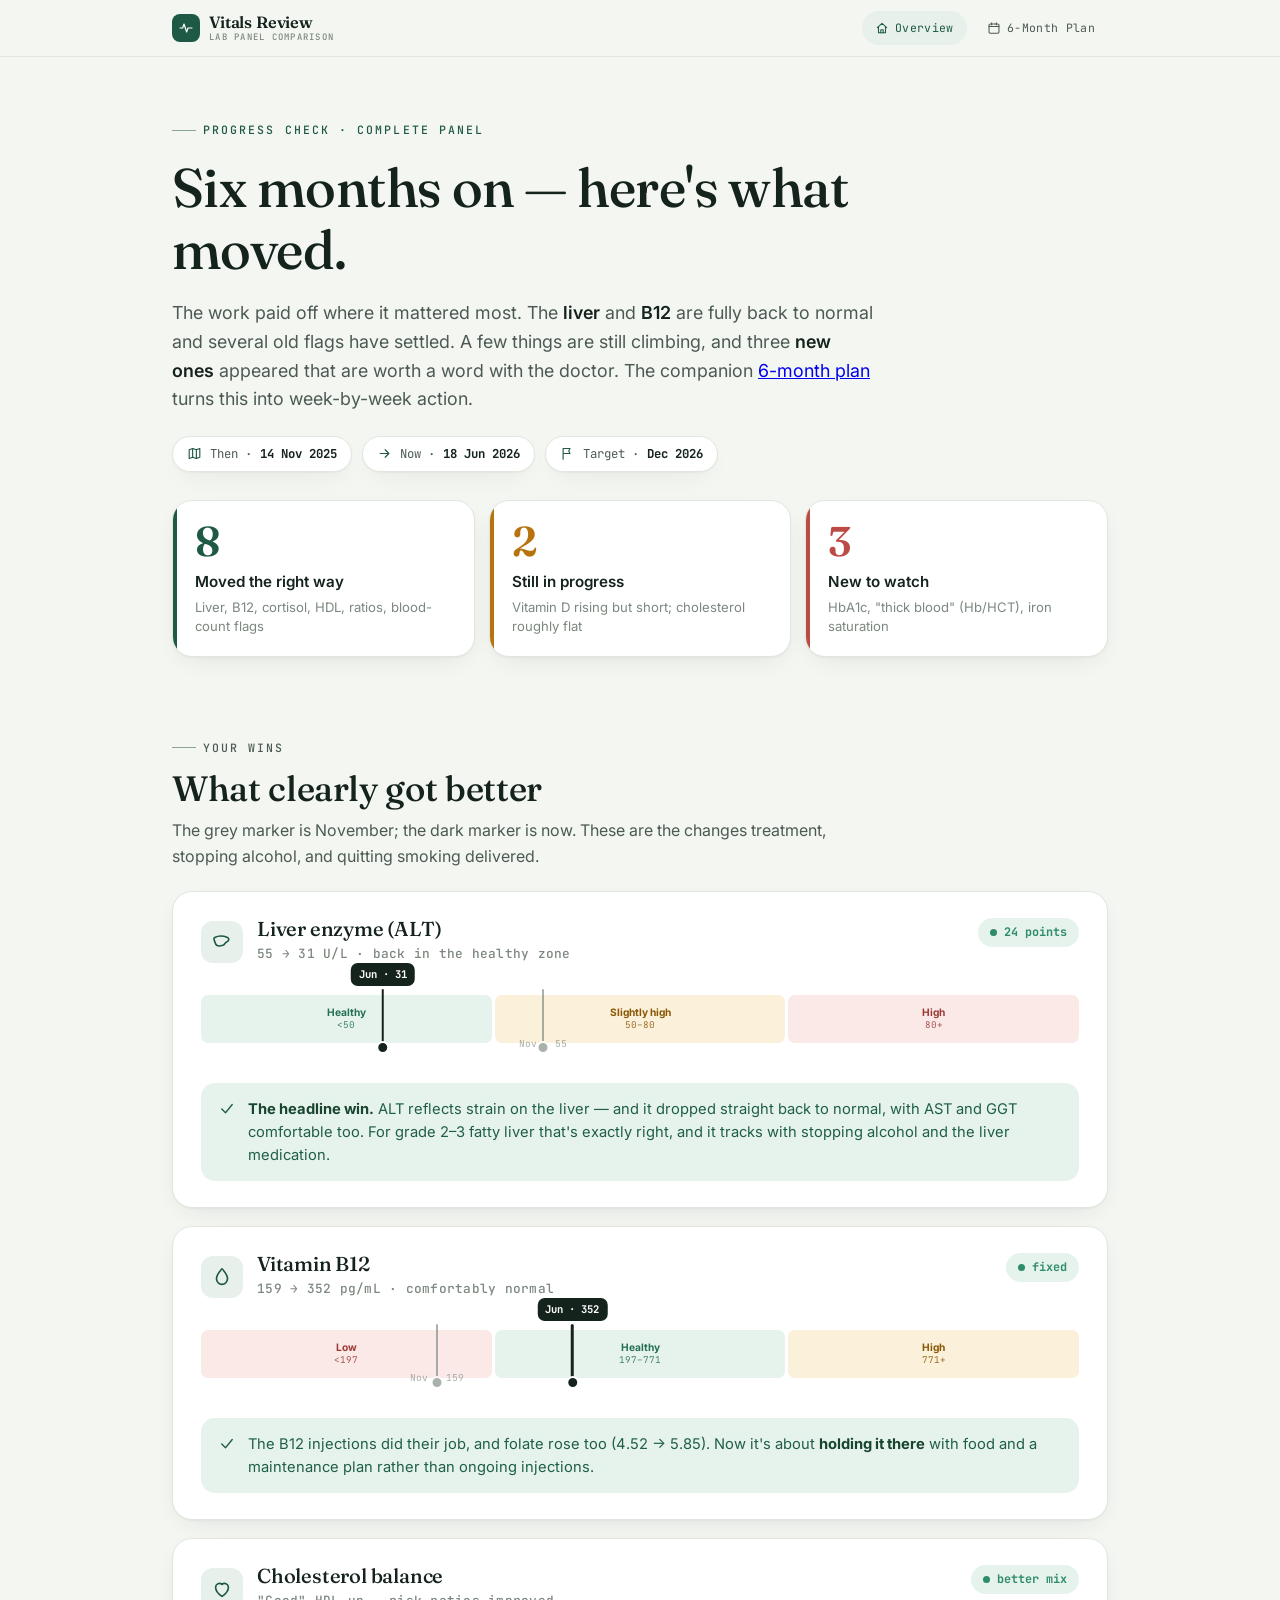
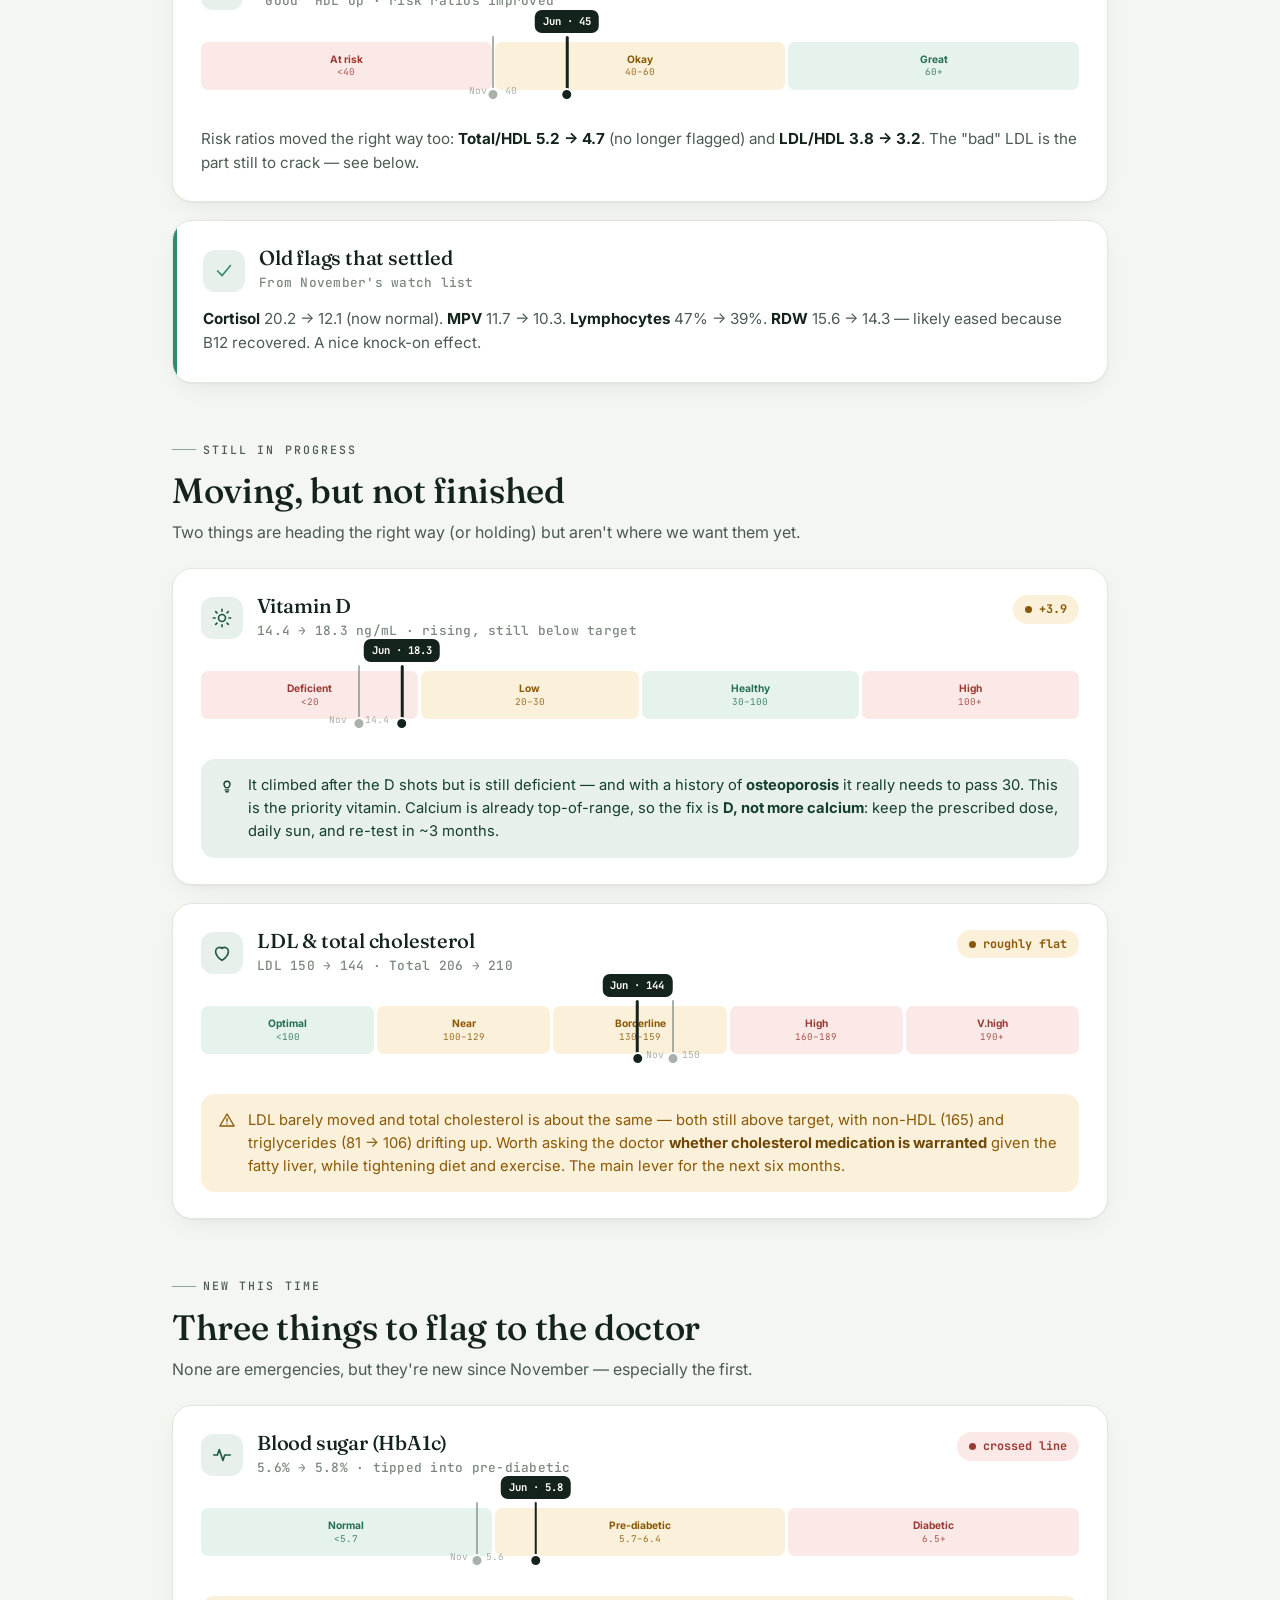
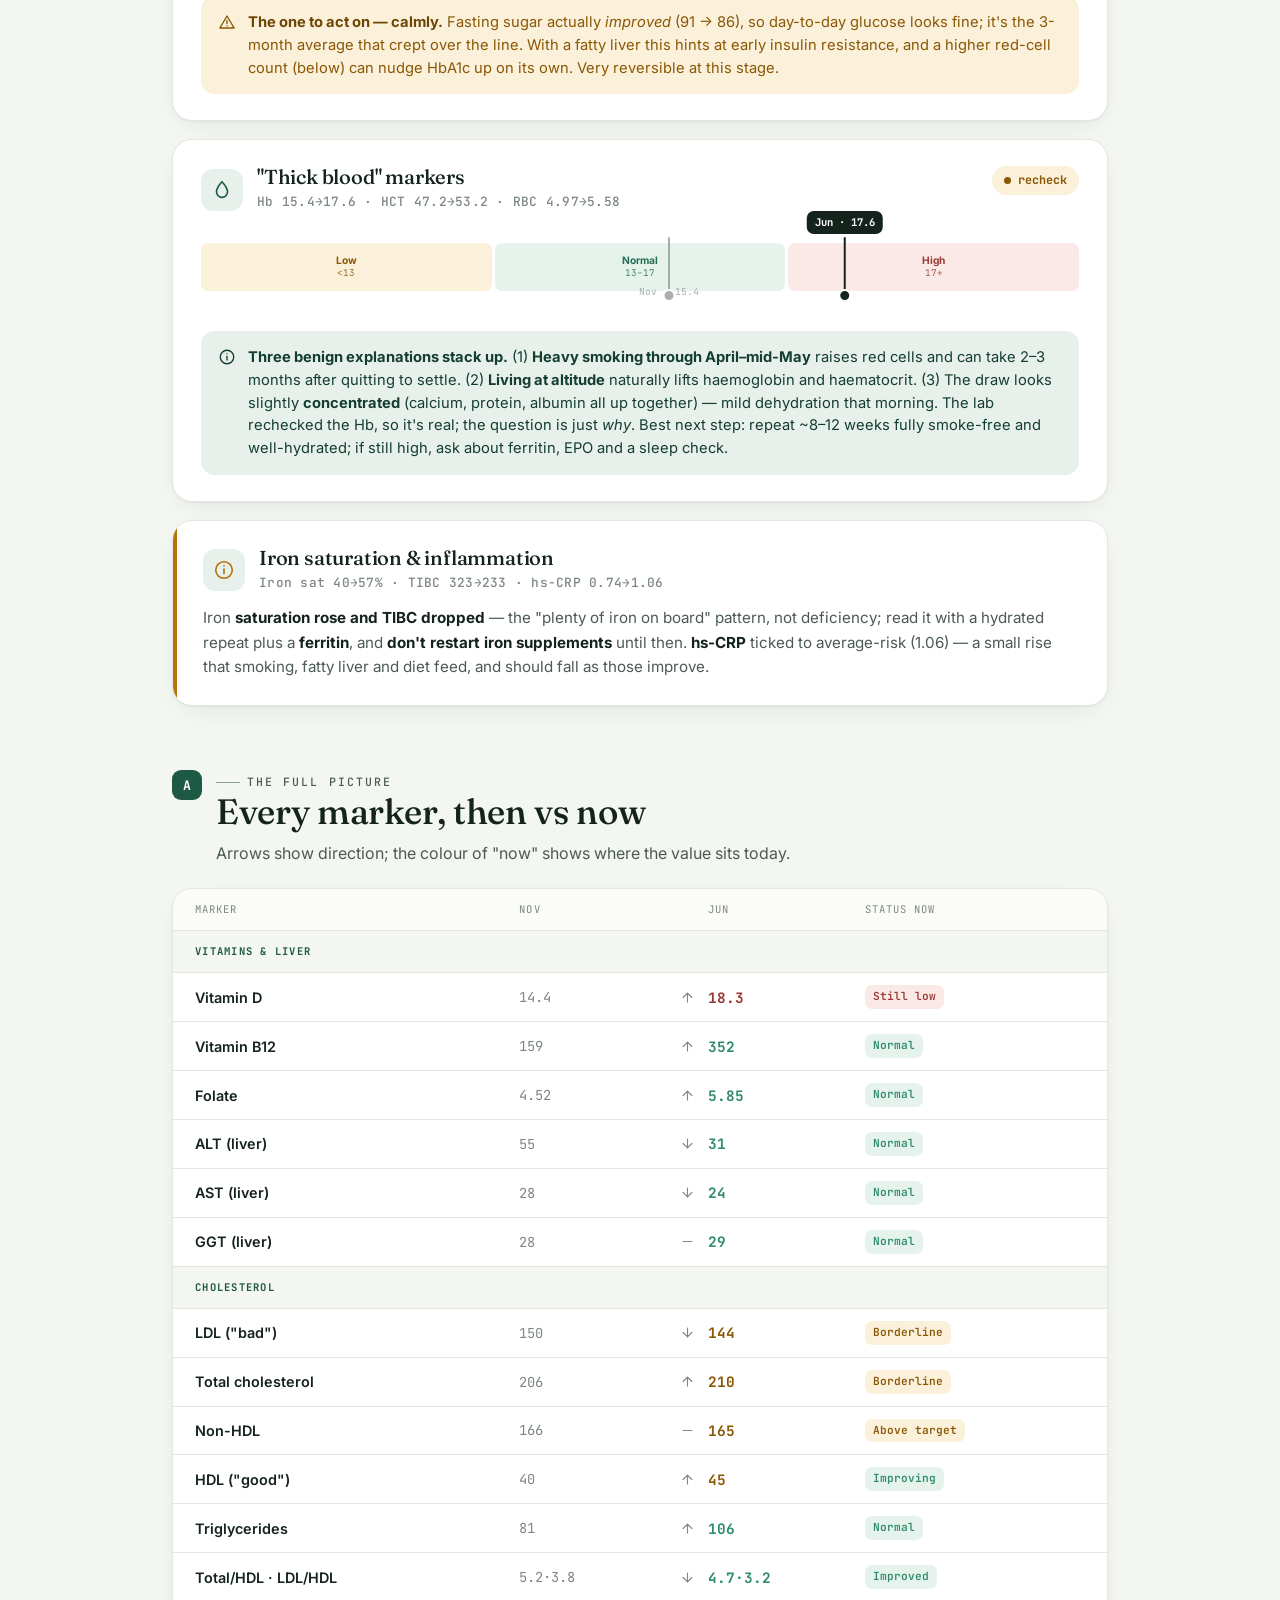
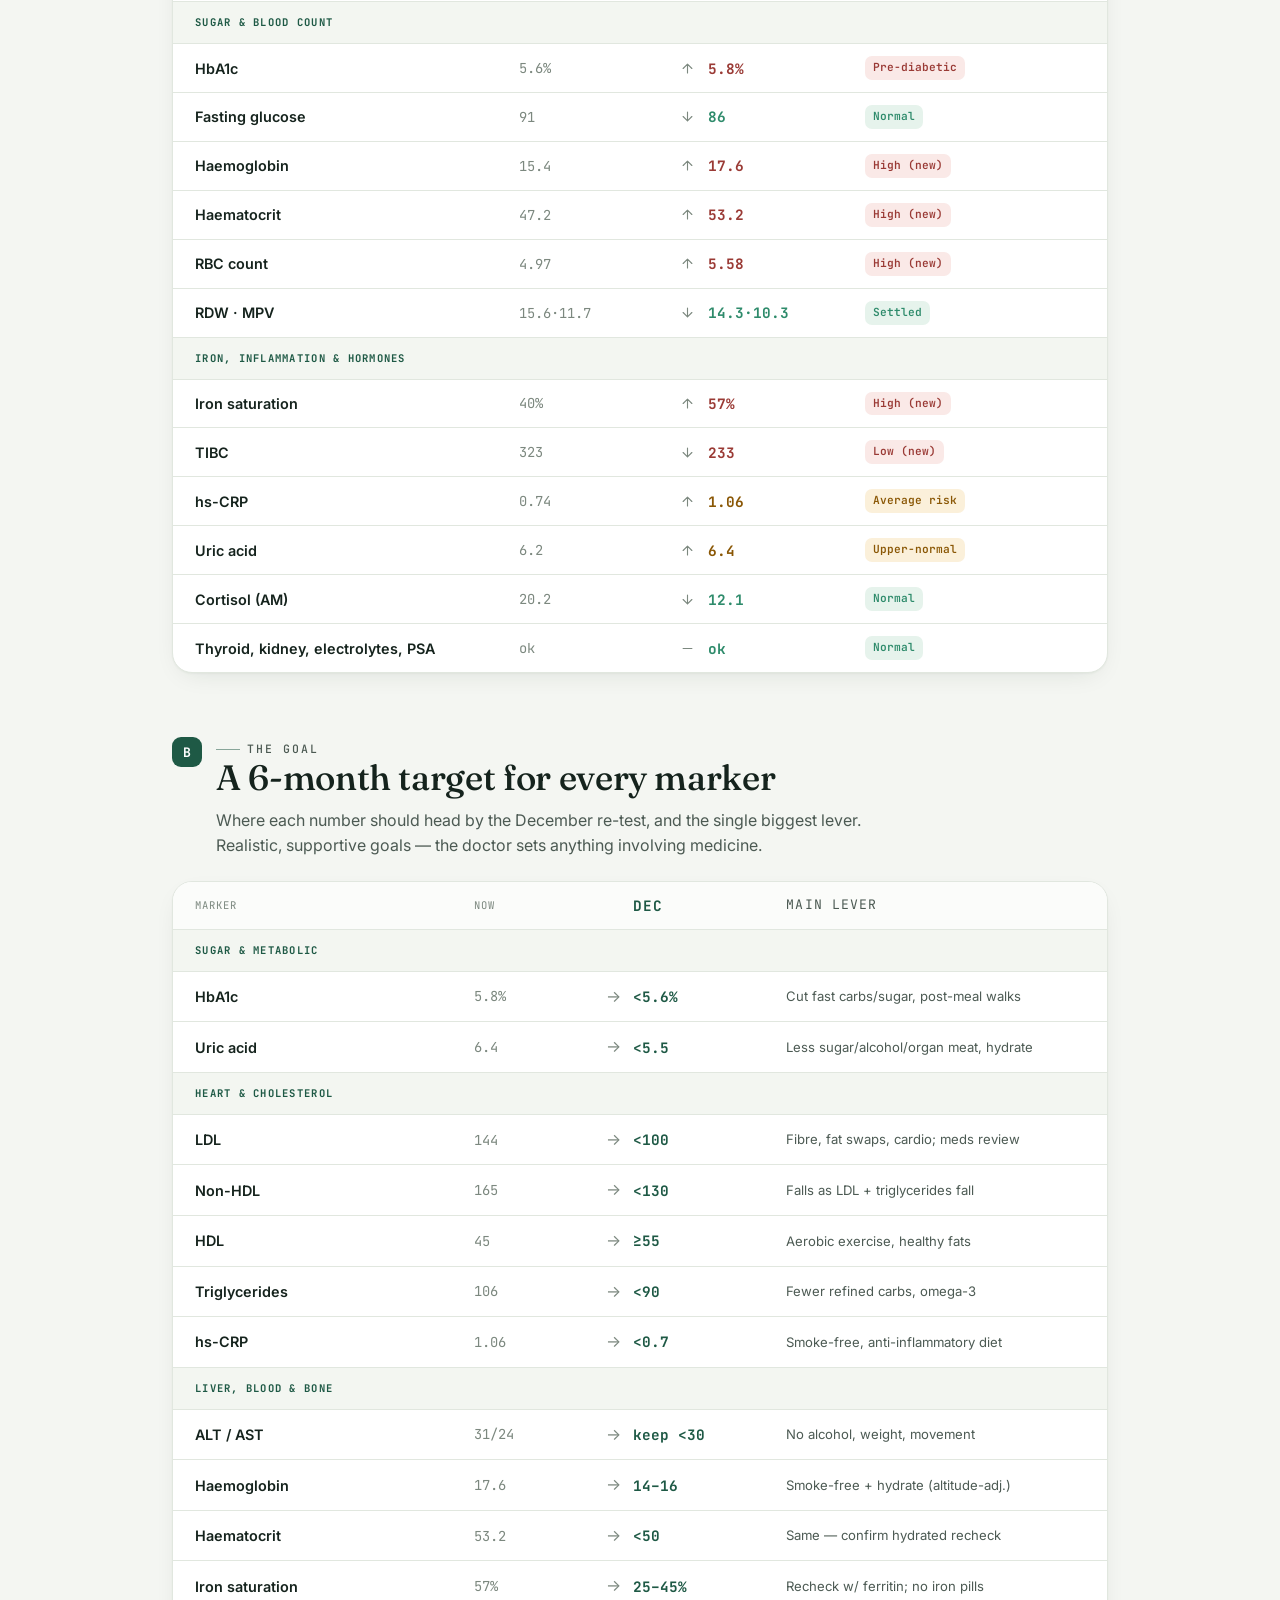
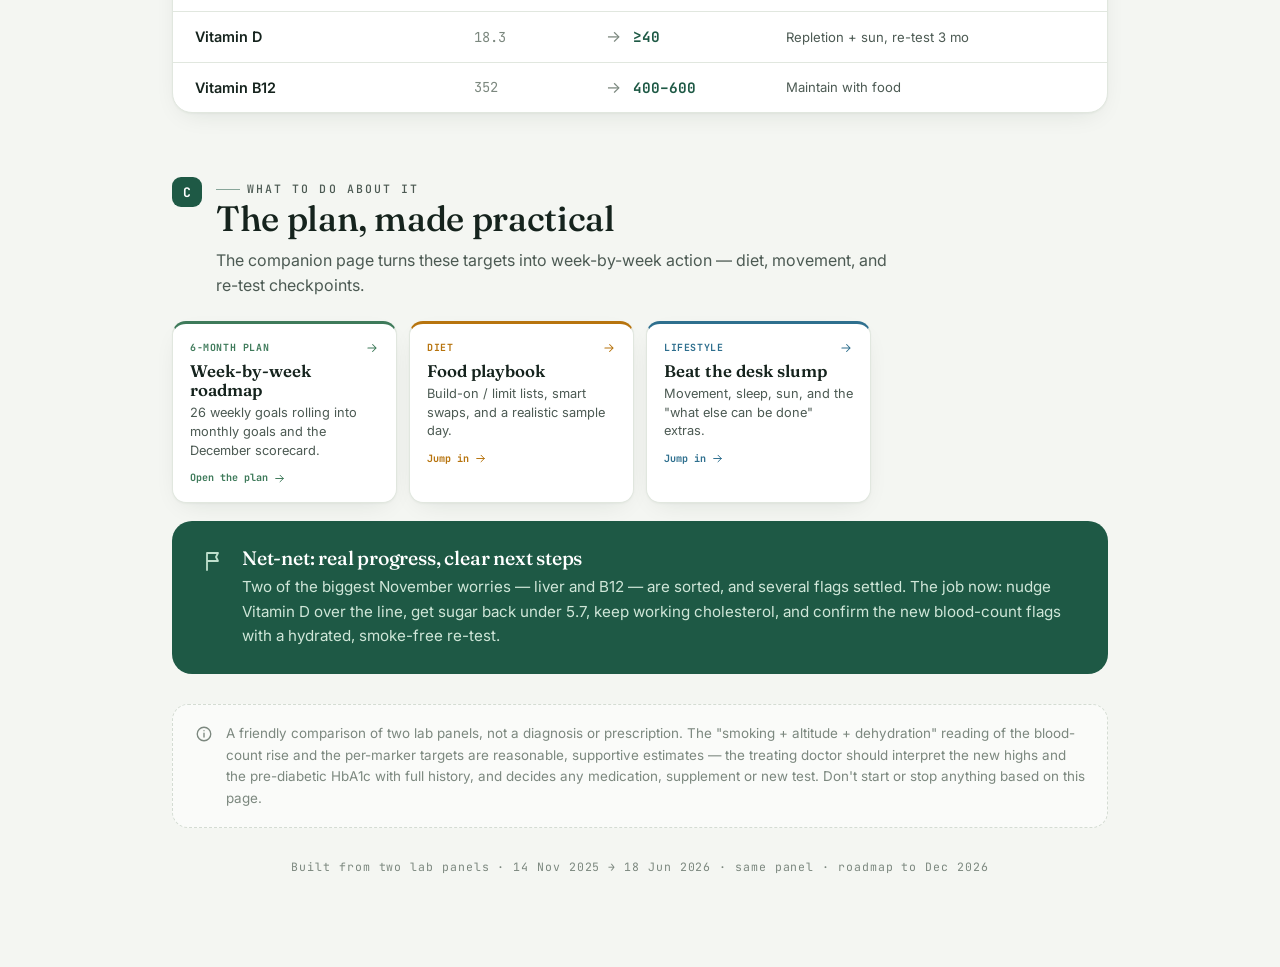
<file: index.html>
<!DOCTYPE html>
<html lang="en"><head>
<meta charset="utf-8"><meta name="viewport" content="width=device-width, initial-scale=1">
<title>Vitals Review — Then vs Now (Nov 2025 → Jun 2026)</title>
<link rel="preconnect" href="https://fonts.googleapis.com"><link rel="preconnect" href="https://fonts.gstatic.com" crossorigin>
<link href="https://fonts.googleapis.com/css2?family=Fraunces:opsz,wght@9..144,400;9..144,500;9..144,600&family=Inter:wght@400;500;600;700&family=JetBrains+Mono:wght@500;700&display=swap" rel="stylesheet">
<link rel="stylesheet" href="style.css">
</head><body>
<svg width="0" height="0" style="position:absolute" aria-hidden="true">
<symbol id="i-grid" viewBox="0 0 24 24"><rect x="3" y="3" width="18" height="18" rx="2"/><path d="M9 3v18M15 3v18M3 9h18M3 15h18"/></symbol>
<symbol id="i-home" viewBox="0 0 24 24"><path d="M4 11.5 12 4l8 7.5"/><path d="M6 10.5V20h12v-9.5"/><path d="M10 20v-5h4v5"/></symbol>
<symbol id="i-calendar" viewBox="0 0 24 24"><rect x="3.5" y="5" width="17" height="16" rx="2"/><path d="M3.5 9.5h17M8 3v4M16 3v4"/></symbol>
<symbol id="i-map" viewBox="0 0 24 24"><path d="M9 4 3.5 6v14L9 18l6 2 5.5-2V4L15 6 9 4z"/><path d="M9 4v14M15 6v14"/></symbol>
<symbol id="i-check" viewBox="0 0 24 24"><path d="m5 12 5 5 9-11"/></symbol>
<symbol id="i-arrow" viewBox="0 0 24 24"><path d="M5 12h14M13 6l6 6-6 6"/></symbol>
<symbol id="i-arrow-up" viewBox="0 0 24 24"><path d="M12 19V5M5 12l7-7 7 7"/></symbol>
<symbol id="i-arrow-down" viewBox="0 0 24 24"><path d="M12 5v14M5 12l7 7 7-7"/></symbol>
<symbol id="i-flat" viewBox="0 0 24 24"><path d="M5 12h14"/></symbol>
<symbol id="i-heart" viewBox="0 0 24 24"><path d="M12 20s-7-4.6-7-10a4.2 4.2 0 0 1 7-3 4.2 4.2 0 0 1 7 3c0 5.4-7 10-7 10z"/></symbol>
<symbol id="i-activity" viewBox="0 0 24 24"><path d="M3 12h4l2-6 4 12 2-6h6"/></symbol>
<symbol id="i-target" viewBox="0 0 24 24"><circle cx="12" cy="12" r="8.2"/><circle cx="12" cy="12" r="3.2"/></symbol>
<symbol id="i-info" viewBox="0 0 24 24"><circle cx="12" cy="12" r="9"/><path d="M12 11v5M12 7.5h.01"/></symbol>
<symbol id="i-warn" viewBox="0 0 24 24"><path d="M12 4 2.5 20h19z"/><path d="M12 10v4M12 17h.01"/></symbol>
<symbol id="i-bulb" viewBox="0 0 24 24"><path d="M9.5 18.5h5M10.5 21h3M8 11a4 4 0 1 1 8 0c0 2-1.4 3-2 4.5h-4C9.4 14 8 13 8 11z"/></symbol>
<symbol id="i-sun" viewBox="0 0 24 24"><circle cx="12" cy="12" r="3.8"/><path d="M12 2.5v2M12 19.5v2M2.5 12h2M19.5 12h2M5.1 5.1l1.4 1.4M17.5 17.5l1.4 1.4M18.9 5.1l-1.4 1.4M6.5 17.5l-1.4 1.4"/></symbol>
<symbol id="i-drop" viewBox="0 0 24 24"><path d="M12 3s6 6.5 6 11a6 6 0 0 1-12 0c0-4.5 6-11 6-11z"/></symbol>
<symbol id="i-liver" viewBox="0 0 24 24"><path d="M4 7c4-2 9-2 14 0 2 .8 2 4-1 5-2 .7-2 3-4 3.6S6 17 5 14 2 8 4 7z"/></symbol>
<symbol id="i-shield" viewBox="0 0 24 24"><path d="M12 3 5 6v5c0 4.5 3 8 7 10 4-2 7-5.5 7-10V6l-7-3z"/><path d="m9 12 2 2 4-4"/></symbol>
<symbol id="i-layers" viewBox="0 0 24 24"><path d="M12 3 3 8l9 5 9-5-9-5z"/><path d="M3 13l9 5 9-5"/></symbol>
<symbol id="i-flag" viewBox="0 0 24 24"><path d="M5 21V4M5 4h11l-2 4 2 4H5"/></symbol>
</svg>

<div class="topbar"><div class="bar">
<a class="brand" href="index.html"><span class="mark"><svg class="ic"><use href="#i-activity"/></svg></span><span class="bt">Vitals Review<small>lab panel comparison</small></span></a>
<nav class="nav">
<a href="index.html" class="active"><svg class="ic"><use href="#i-home"/></svg> Overview</a>
<a href="plan.html"><svg class="ic"><use href="#i-calendar"/></svg> 6-Month Plan</a>
</nav>
</div></div>

<div class="wrap" id="top">

<header class="hero">
<p class="eyebrow">Progress check · complete panel</p>
<h1>Six months on — here's what moved.</h1>
<p class="lede">The work paid off where it mattered most. The <b>liver</b> and <b>B12</b> are fully back to normal and several old flags have settled. A few things are still climbing, and three <b>new ones</b> appeared that are worth a word with the doctor. The companion <a href="plan.html">6-month plan</a> turns this into week-by-week action.</p>
<div class="chips">
<span class="tnode"><svg class="ic"><use href="#i-map"/></svg> Then · <b>14 Nov 2025</b></span>
<span class="tnode"><svg class="ic"><use href="#i-arrow"/></svg> Now · <b>18 Jun 2026</b></span>
<span class="tnode"><svg class="ic"><use href="#i-flag"/></svg> Target · <b>Dec 2026</b></span>
</div>
<div class="stats" style="--n:3">
<div class="stat"><div class="big">8</div><div class="lbl">Moved the right way</div><div class="sub">Liver, B12, cortisol, HDL, ratios, blood-count flags</div></div>
<div class="stat" style="--cat:var(--watch)"><div class="big">2</div><div class="lbl">Still in progress</div><div class="sub">Vitamin D rising but short; cholesterol roughly flat</div></div>
<div class="stat" style="--cat:var(--alert)"><div class="big">3</div><div class="lbl">New to watch</div><div class="sub">HbA1c, "thick blood" (Hb/HCT), iron saturation</div></div>
</div>
</header>

<!-- WINS -->
<section id="wins">
<div class="sec-head"><p class="eyebrow">Your wins</p><h2>What clearly got better</h2><p>The grey marker is November; the dark marker is now. These are the changes treatment, stopping alcohol, and quitting smoking delivered.</p></div>

<article class="card">
<div class="card-top"><div class="card-title"><span class="ico"><svg class="ic"><use href="#i-liver"/></svg></span><div><h3>Liver enzyme (ALT)</h3><div class="val">55 → 31 U/L · back in the healthy zone</div></div></div><span class="pill pill--good">24 points</span></div>
<div class="trackwrap"><div class="track">
<div class="seg seg--good"><span class="sname">Healthy</span><span class="srange">&lt;50</span></div>
<div class="seg seg--watch"><span class="sname">Slightly high</span><span class="srange">50–80</span></div>
<div class="seg seg--alert"><span class="sname">High</span><span class="srange">80+</span></div>
<span class="pin ghost" style="left:38.9%"><span class="wlabel">Nov · 55</span></span>
<span class="pin" style="left:20.7%"><span class="flag">Jun · 31</span></span>
</div></div>
<div class="note note--done"><svg class="ic"><use href="#i-check"/></svg><span><b>The headline win.</b> ALT reflects strain on the liver — and it dropped straight back to normal, with AST and GGT comfortable too. For grade 2–3 fatty liver that's exactly right, and it tracks with stopping alcohol and the liver medication.</span></div>
</article>

<article class="card">
<div class="card-top"><div class="card-title"><span class="ico"><svg class="ic"><use href="#i-drop"/></svg></span><div><h3>Vitamin B12</h3><div class="val">159 → 352 pg/mL · comfortably normal</div></div></div><span class="pill pill--good">fixed</span></div>
<div class="trackwrap"><div class="track">
<div class="seg seg--alert"><span class="sname">Low</span><span class="srange">&lt;197</span></div>
<div class="seg seg--good"><span class="sname">Healthy</span><span class="srange">197–771</span></div>
<div class="seg seg--watch"><span class="sname">High</span><span class="srange">771+</span></div>
<span class="pin ghost" style="left:26.9%"><span class="wlabel">Nov · 159</span></span>
<span class="pin" style="left:42.3%"><span class="flag">Jun · 352</span></span>
</div></div>
<div class="note note--done"><svg class="ic"><use href="#i-check"/></svg><span>The B12 injections did their job, and folate rose too (4.52 → 5.85). Now it's about <b>holding it there</b> with food and a maintenance plan rather than ongoing injections.</span></div>
</article>

<article class="card">
<div class="card-top"><div class="card-title"><span class="ico"><svg class="ic"><use href="#i-heart"/></svg></span><div><h3>Cholesterol balance</h3><div class="val">"Good" HDL up · risk ratios improved</div></div></div><span class="pill pill--good">better mix</span></div>
<div class="trackwrap"><div class="track">
<div class="seg seg--alert"><span class="sname">At risk</span><span class="srange">&lt;40</span></div>
<div class="seg seg--watch"><span class="sname">Okay</span><span class="srange">40–60</span></div>
<div class="seg seg--good"><span class="sname">Great</span><span class="srange">60+</span></div>
<span class="pin ghost" style="left:33.3%"><span class="wlabel">Nov · 40</span></span>
<span class="pin" style="left:41.7%"><span class="flag">Jun · 45</span></span>
</div></div>
<p class="lead">Risk ratios moved the right way too: <b style="color:var(--ink)">Total/HDL 5.2 → 4.7</b> (no longer flagged) and <b style="color:var(--ink)">LDL/HDL 3.8 → 3.2</b>. The "bad" LDL is the part still to crack — see below.</p>
</article>

<article class="card cat" style="--bc:var(--good)">
<div class="card-title"><span class="ico"><svg class="ic"><use href="#i-check"/></svg></span><div><h3>Old flags that settled</h3><div class="val">From November's watch list</div></div></div>
<p class="lead"><b style="color:var(--ink)">Cortisol</b> 20.2 → 12.1 (now normal). <b style="color:var(--ink)">MPV</b> 11.7 → 10.3. <b style="color:var(--ink)">Lymphocytes</b> 47% → 39%. <b style="color:var(--ink)">RDW</b> 15.6 → 14.3 — likely eased because B12 recovered. A nice knock-on effect.</p>
</article>
</section>

  <!-- IN PROGRESS -->
  <section id="progress">
    <div class="sec-head"><p class="eyebrow">Still in progress</p><h2>Moving, but not finished</h2><p>Two things are heading the right way (or holding) but aren't where we want them yet.</p></div>

    <article class="card">
      <div class="card-top"><div class="card-title"><span class="ico"><svg class="ic"><use href="#i-sun"/></svg></span><div><h3>Vitamin D</h3><div class="val">14.4 → 18.3 ng/mL · rising, still below target</div></div></div><span class="pill pill--watch">+3.9</span></div>
      <div class="trackwrap"><div class="track">
        <div class="seg seg--alert"><span class="sname">Deficient</span><span class="srange">&lt;20</span></div>
        <div class="seg seg--watch"><span class="sname">Low</span><span class="srange">20–30</span></div>
        <div class="seg seg--good"><span class="sname">Healthy</span><span class="srange">30–100</span></div>
        <div class="seg seg--alert"><span class="sname">High</span><span class="srange">100+</span></div>
        <span class="pin ghost" style="left:18.0%"><span class="wlabel">Nov · 14.4</span></span>
        <span class="pin" style="left:22.9%"><span class="flag">Jun · 18.3</span></span>
      </div></div>
      <div class="note note--you"><svg class="ic"><use href="#i-bulb"/></svg><span>It climbed after the D shots but is still deficient — and with a history of <b>osteoporosis</b> it really needs to pass 30. This is the priority vitamin. Calcium is already top-of-range, so the fix is <b>D, not more calcium</b>: keep the prescribed dose, daily sun, and re-test in ~3 months.</span></div>
    </article>

    <article class="card">
      <div class="card-top"><div class="card-title"><span class="ico"><svg class="ic"><use href="#i-heart"/></svg></span><div><h3>LDL &amp; total cholesterol</h3><div class="val">LDL 150 → 144 · Total 206 → 210</div></div></div><span class="pill pill--watch">roughly flat</span></div>
      <div class="trackwrap"><div class="track">
        <div class="seg seg--good"><span class="sname">Optimal</span><span class="srange">&lt;100</span></div>
        <div class="seg seg--watch"><span class="sname">Near</span><span class="srange">100–129</span></div>
        <div class="seg seg--watch"><span class="sname">Borderline</span><span class="srange">130–159</span></div>
        <div class="seg seg--alert"><span class="sname">High</span><span class="srange">160–189</span></div>
        <div class="seg seg--alert"><span class="sname">V.high</span><span class="srange">190+</span></div>
        <span class="pin ghost" style="left:53.8%"><span class="wlabel">Nov · 150</span></span>
        <span class="pin" style="left:49.7%"><span class="flag">Jun · 144</span></span>
      </div></div>
      <div class="note note--warn"><svg class="ic"><use href="#i-warn"/></svg><span>LDL barely moved and total cholesterol is about the same — both still above target, with non-HDL (165) and triglycerides (81 → 106) drifting up. Worth asking the doctor <b>whether cholesterol medication is warranted</b> given the fatty liver, while tightening diet and exercise. The main lever for the next six months.</span></div>
    </article>
  </section>

  <!-- NEW -->
  <section id="new">
    <div class="sec-head"><p class="eyebrow">New this time</p><h2>Three things to flag to the doctor</h2><p>None are emergencies, but they're new since November — especially the first.</p></div>

    <article class="card">
      <div class="card-top"><div class="card-title"><span class="ico"><svg class="ic"><use href="#i-activity"/></svg></span><div><h3>Blood sugar (HbA1c)</h3><div class="val">5.6% → 5.8% · tipped into pre-diabetic</div></div></div><span class="pill pill--alert">crossed line</span></div>
      <div class="trackwrap"><div class="track">
        <div class="seg seg--good"><span class="sname">Normal</span><span class="srange">&lt;5.7</span></div>
        <div class="seg seg--watch"><span class="sname">Pre-diabetic</span><span class="srange">5.7–6.4</span></div>
        <div class="seg seg--alert"><span class="sname">Diabetic</span><span class="srange">6.5+</span></div>
        <span class="pin ghost" style="left:31.4%"><span class="wlabel">Nov · 5.6</span></span>
        <span class="pin" style="left:38.1%"><span class="flag">Jun · 5.8</span></span>
      </div></div>
      <div class="note note--warn"><svg class="ic"><use href="#i-warn"/></svg><span><b>The one to act on — calmly.</b> Fasting sugar actually <em>improved</em> (91 → 86), so day-to-day glucose looks fine; it's the 3-month average that crept over the line. With a fatty liver this hints at early insulin resistance, and a higher red-cell count (below) can nudge HbA1c up on its own. Very reversible at this stage.</span></div>
    </article>

    <article class="card">
      <div class="card-top"><div class="card-title"><span class="ico"><svg class="ic"><use href="#i-drop"/></svg></span><div><h3>"Thick blood" markers</h3><div class="val">Hb 15.4→17.6 · HCT 47.2→53.2 · RBC 4.97→5.58</div></div></div><span class="pill pill--watch">recheck</span></div>
      <div class="trackwrap"><div class="track">
        <div class="seg seg--watch"><span class="sname">Low</span><span class="srange">&lt;13</span></div>
        <div class="seg seg--good"><span class="sname">Normal</span><span class="srange">13–17</span></div>
        <div class="seg seg--alert"><span class="sname">High</span><span class="srange">17+</span></div>
        <span class="pin ghost" style="left:53.3%"><span class="wlabel">Nov · 15.4</span></span>
        <span class="pin" style="left:73.3%"><span class="flag">Jun · 17.6</span></span>
      </div></div>
      <div class="note note--you"><svg class="ic"><use href="#i-info"/></svg><span><b>Three benign explanations stack up.</b> (1) <b>Heavy smoking through April–mid-May</b> raises red cells and can take 2–3 months after quitting to settle. (2) <b>Living at altitude</b> naturally lifts haemoglobin and haematocrit. (3) The draw looks slightly <b>concentrated</b> (calcium, protein, albumin all up together) — mild dehydration that morning. The lab rechecked the Hb, so it's real; the question is just <em>why</em>. Best next step: repeat ~8–12 weeks fully smoke-free and well-hydrated; if still high, ask about ferritin, EPO and a sleep check.</span></div>
    </article>

    <article class="card cat" style="--bc:var(--watch)">
      <div class="card-title"><span class="ico"><svg class="ic"><use href="#i-info"/></svg></span><div><h3>Iron saturation &amp; inflammation</h3><div class="val">Iron sat 40→57% · TIBC 323→233 · hs-CRP 0.74→1.06</div></div></div>
      <p class="lead">Iron <b style="color:var(--ink)">saturation rose and TIBC dropped</b> — the "plenty of iron on board" pattern, not deficiency; read it with a hydrated repeat plus a <b style="color:var(--ink)">ferritin</b>, and <b style="color:var(--ink)">don't restart iron supplements</b> until then. <b style="color:var(--ink)">hs-CRP</b> ticked to average-risk (1.06) — a small rise that smoking, fatty liver and diet feed, and should fall as those improve.</p>
    </article>
  </section>

  <!-- FULL TABLE -->
  <section id="all">
    <div class="sec-head num"><span class="sec-num">A</span><div><p class="eyebrow">The full picture</p><h2>Every marker, then vs now</h2><p>Arrows show direction; the colour of "now" shows where the value sits today.</p></div></div>
    <div class="compare">
      <div class="crow head"><span>Marker</span><span>Nov</span><span></span><span>Jun</span><span>Status now</span></div>
      <div class="crow group"><span>Vitamins &amp; liver</span></div>
      <div class="crow"><span class="marker">Vitamin D</span><span class="then">14.4</span><span class="ar"><svg class="ic"><use href="#i-arrow-up"/></svg></span><span class="now is-alert">18.3</span><span class="tagc alert">Still low</span></div>
      <div class="crow"><span class="marker">Vitamin B12</span><span class="then">159</span><span class="ar"><svg class="ic"><use href="#i-arrow-up"/></svg></span><span class="now is-good">352</span><span class="tagc good">Normal</span></div>
      <div class="crow"><span class="marker">Folate</span><span class="then">4.52</span><span class="ar"><svg class="ic"><use href="#i-arrow-up"/></svg></span><span class="now is-good">5.85</span><span class="tagc good">Normal</span></div>
      <div class="crow"><span class="marker">ALT (liver)</span><span class="then">55</span><span class="ar"><svg class="ic"><use href="#i-arrow-down"/></svg></span><span class="now is-good">31</span><span class="tagc good">Normal</span></div>
      <div class="crow"><span class="marker">AST (liver)</span><span class="then">28</span><span class="ar"><svg class="ic"><use href="#i-arrow-down"/></svg></span><span class="now is-good">24</span><span class="tagc good">Normal</span></div>
      <div class="crow"><span class="marker">GGT (liver)</span><span class="then">28</span><span class="ar"><svg class="ic"><use href="#i-flat"/></svg></span><span class="now is-good">29</span><span class="tagc good">Normal</span></div>
      <div class="crow group"><span>Cholesterol</span></div>
      <div class="crow"><span class="marker">LDL ("bad")</span><span class="then">150</span><span class="ar"><svg class="ic"><use href="#i-arrow-down"/></svg></span><span class="now is-watch">144</span><span class="tagc watch">Borderline</span></div>
      <div class="crow"><span class="marker">Total cholesterol</span><span class="then">206</span><span class="ar"><svg class="ic"><use href="#i-arrow-up"/></svg></span><span class="now is-watch">210</span><span class="tagc watch">Borderline</span></div>
      <div class="crow"><span class="marker">Non-HDL</span><span class="then">166</span><span class="ar"><svg class="ic"><use href="#i-flat"/></svg></span><span class="now is-watch">165</span><span class="tagc watch">Above target</span></div>
      <div class="crow"><span class="marker">HDL ("good")</span><span class="then">40</span><span class="ar"><svg class="ic"><use href="#i-arrow-up"/></svg></span><span class="now is-watch">45</span><span class="tagc good">Improving</span></div>
      <div class="crow"><span class="marker">Triglycerides</span><span class="then">81</span><span class="ar"><svg class="ic"><use href="#i-arrow-up"/></svg></span><span class="now is-good">106</span><span class="tagc good">Normal</span></div>
      <div class="crow"><span class="marker">Total/HDL · LDL/HDL</span><span class="then">5.2·3.8</span><span class="ar"><svg class="ic"><use href="#i-arrow-down"/></svg></span><span class="now is-good">4.7·3.2</span><span class="tagc good">Improved</span></div>
      <div class="crow group"><span>Sugar &amp; blood count</span></div>
      <div class="crow"><span class="marker">HbA1c</span><span class="then">5.6%</span><span class="ar"><svg class="ic"><use href="#i-arrow-up"/></svg></span><span class="now is-alert">5.8%</span><span class="tagc alert">Pre-diabetic</span></div>
      <div class="crow"><span class="marker">Fasting glucose</span><span class="then">91</span><span class="ar"><svg class="ic"><use href="#i-arrow-down"/></svg></span><span class="now is-good">86</span><span class="tagc good">Normal</span></div>
      <div class="crow"><span class="marker">Haemoglobin</span><span class="then">15.4</span><span class="ar"><svg class="ic"><use href="#i-arrow-up"/></svg></span><span class="now is-alert">17.6</span><span class="tagc alert">High (new)</span></div>
      <div class="crow"><span class="marker">Haematocrit</span><span class="then">47.2</span><span class="ar"><svg class="ic"><use href="#i-arrow-up"/></svg></span><span class="now is-alert">53.2</span><span class="tagc alert">High (new)</span></div>
      <div class="crow"><span class="marker">RBC count</span><span class="then">4.97</span><span class="ar"><svg class="ic"><use href="#i-arrow-up"/></svg></span><span class="now is-alert">5.58</span><span class="tagc alert">High (new)</span></div>
      <div class="crow"><span class="marker">RDW · MPV</span><span class="then">15.6·11.7</span><span class="ar"><svg class="ic"><use href="#i-arrow-down"/></svg></span><span class="now is-good">14.3·10.3</span><span class="tagc good">Settled</span></div>
      <div class="crow group"><span>Iron, inflammation &amp; hormones</span></div>
      <div class="crow"><span class="marker">Iron saturation</span><span class="then">40%</span><span class="ar"><svg class="ic"><use href="#i-arrow-up"/></svg></span><span class="now is-alert">57%</span><span class="tagc alert">High (new)</span></div>
      <div class="crow"><span class="marker">TIBC</span><span class="then">323</span><span class="ar"><svg class="ic"><use href="#i-arrow-down"/></svg></span><span class="now is-alert">233</span><span class="tagc alert">Low (new)</span></div>
      <div class="crow"><span class="marker">hs-CRP</span><span class="then">0.74</span><span class="ar"><svg class="ic"><use href="#i-arrow-up"/></svg></span><span class="now is-watch">1.06</span><span class="tagc watch">Average risk</span></div>
      <div class="crow"><span class="marker">Uric acid</span><span class="then">6.2</span><span class="ar"><svg class="ic"><use href="#i-arrow-up"/></svg></span><span class="now is-watch">6.4</span><span class="tagc watch">Upper-normal</span></div>
      <div class="crow"><span class="marker">Cortisol (AM)</span><span class="then">20.2</span><span class="ar"><svg class="ic"><use href="#i-arrow-down"/></svg></span><span class="now is-good">12.1</span><span class="tagc good">Normal</span></div>
      <div class="crow"><span class="marker">Thyroid, kidney, electrolytes, PSA</span><span class="then">ok</span><span class="ar"><svg class="ic"><use href="#i-flat"/></svg></span><span class="now is-good">ok</span><span class="tagc good">Normal</span></div>
    </div>
  </section>

  <!-- TARGETS -->
  <section id="targets">
    <div class="sec-head num"><span class="sec-num">B</span><div><p class="eyebrow">The goal</p><h2>A 6-month target for every marker</h2><p>Where each number should head by the December re-test, and the single biggest lever. Realistic, supportive goals — the doctor sets anything involving medicine.</p></div></div>
    <div class="compare">
      <div class="crow t head"><span>Marker</span><span>Now</span><span></span><span class="target">Dec</span><span class="lever">Main lever</span></div>
      <div class="crow group"><span>Sugar &amp; metabolic</span></div>
      <div class="crow t"><span class="marker">HbA1c</span><span class="then">5.8%</span><span class="ar">→</span><span class="target">&lt;5.6%</span><span class="lever">Cut fast carbs/sugar, post-meal walks</span></div>
      <div class="crow t"><span class="marker">Uric acid</span><span class="then">6.4</span><span class="ar">→</span><span class="target">&lt;5.5</span><span class="lever">Less sugar/alcohol/organ meat, hydrate</span></div>
      <div class="crow group"><span>Heart &amp; cholesterol</span></div>
      <div class="crow t"><span class="marker">LDL</span><span class="then">144</span><span class="ar">→</span><span class="target">&lt;100</span><span class="lever">Fibre, fat swaps, cardio; meds review</span></div>
      <div class="crow t"><span class="marker">Non-HDL</span><span class="then">165</span><span class="ar">→</span><span class="target">&lt;130</span><span class="lever">Falls as LDL + triglycerides fall</span></div>
      <div class="crow t"><span class="marker">HDL</span><span class="then">45</span><span class="ar">→</span><span class="target">&ge;55</span><span class="lever">Aerobic exercise, healthy fats</span></div>
      <div class="crow t"><span class="marker">Triglycerides</span><span class="then">106</span><span class="ar">→</span><span class="target">&lt;90</span><span class="lever">Fewer refined carbs, omega-3</span></div>
      <div class="crow t"><span class="marker">hs-CRP</span><span class="then">1.06</span><span class="ar">→</span><span class="target">&lt;0.7</span><span class="lever">Smoke-free, anti-inflammatory diet</span></div>
      <div class="crow group"><span>Liver, blood &amp; bone</span></div>
      <div class="crow t"><span class="marker">ALT / AST</span><span class="then">31/24</span><span class="ar">→</span><span class="target">keep &lt;30</span><span class="lever">No alcohol, weight, movement</span></div>
      <div class="crow t"><span class="marker">Haemoglobin</span><span class="then">17.6</span><span class="ar">→</span><span class="target">14–16</span><span class="lever">Smoke-free + hydrate (altitude-adj.)</span></div>
      <div class="crow t"><span class="marker">Haematocrit</span><span class="then">53.2</span><span class="ar">→</span><span class="target">&lt;50</span><span class="lever">Same — confirm hydrated recheck</span></div>
      <div class="crow t"><span class="marker">Iron saturation</span><span class="then">57%</span><span class="ar">→</span><span class="target">25–45%</span><span class="lever">Recheck w/ ferritin; no iron pills</span></div>
      <div class="crow t"><span class="marker">Vitamin D</span><span class="then">18.3</span><span class="ar">→</span><span class="target">&ge;40</span><span class="lever">Repletion + sun, re-test 3 mo</span></div>
      <div class="crow t"><span class="marker">Vitamin B12</span><span class="then">352</span><span class="ar">→</span><span class="target">400–600</span><span class="lever">Maintain with food</span></div>
    </div>
  </section>

  <!-- CTA -->
  <section id="next">
    <div class="sec-head num"><span class="sec-num">C</span><div><p class="eyebrow">What to do about it</p><h2>The plan, made practical</h2><p>The companion page turns these targets into week-by-week action — diet, movement, and re-test checkpoints.</p></div></div>
    <div class="cardgrid">
      <a class="tile" href="plan.html" style="--dc:var(--c1)"><div class="tn">6-MONTH PLAN <svg class="ic"><use href="#i-arrow"/></svg></div><div class="tt">Week-by-week roadmap</div><div class="td">26 weekly goals rolling into monthly goals and the December scorecard.</div><div class="go">Open the plan <svg class="ic"><use href="#i-arrow"/></svg></div></a>
      <a class="tile" href="plan.html#diet" style="--dc:var(--c2)"><div class="tn">DIET <svg class="ic"><use href="#i-arrow"/></svg></div><div class="tt">Food playbook</div><div class="td">Build-on / limit lists, smart swaps, and a realistic sample day.</div><div class="go">Jump in <svg class="ic"><use href="#i-arrow"/></svg></div></a>
      <a class="tile" href="plan.html#life" style="--dc:var(--c3)"><div class="tn">LIFESTYLE <svg class="ic"><use href="#i-arrow"/></svg></div><div class="tt">Beat the desk slump</div><div class="td">Movement, sleep, sun, and the "what else can be done" extras.</div><div class="go">Jump in <svg class="ic"><use href="#i-arrow"/></svg></div></a>
    </div>
  </section>

  <div class="closing"><svg class="ic"><use href="#i-flag"/></svg><div><h3>Net-net: real progress, clear next steps</h3><p>Two of the biggest November worries — liver and B12 — are sorted, and several flags settled. The job now: nudge Vitamin D over the line, get sugar back under 5.7, keep working cholesterol, and confirm the new blood-count flags with a hydrated, smoke-free re-test.</p></div></div>

  <div class="disc"><svg class="ic"><use href="#i-info"/></svg><span>A friendly comparison of two lab panels, not a diagnosis or prescription. The "smoking + altitude + dehydration" reading of the blood-count rise and the per-marker targets are reasonable, supportive estimates — the treating doctor should interpret the new highs and the pre-diabetic HbA1c with full history, and decides any medication, supplement or new test. Don't start or stop anything based on this page.</span></div>


<div class="sign">Built from two lab panels · 14 Nov 2025 → 18 Jun 2026 · same panel · roadmap to Dec 2026</div>
</div>
<script>
(function(){var r=matchMedia('(prefers-reduced-motion: reduce)').matches,it=document.querySelectorAll('.rv');
if(r||!('IntersectionObserver'in window)){it.forEach(e=>e.classList.add('in'));return;}
var io=new IntersectionObserver((es)=>es.forEach(e=>{if(e.isIntersecting){e.target.classList.add('in');io.unobserve(e.target);}}),{threshold:.08,rootMargin:'0px 0px -40px 0px'});
it.forEach(e=>io.observe(e));})();
</script>
</body></html>
</file>
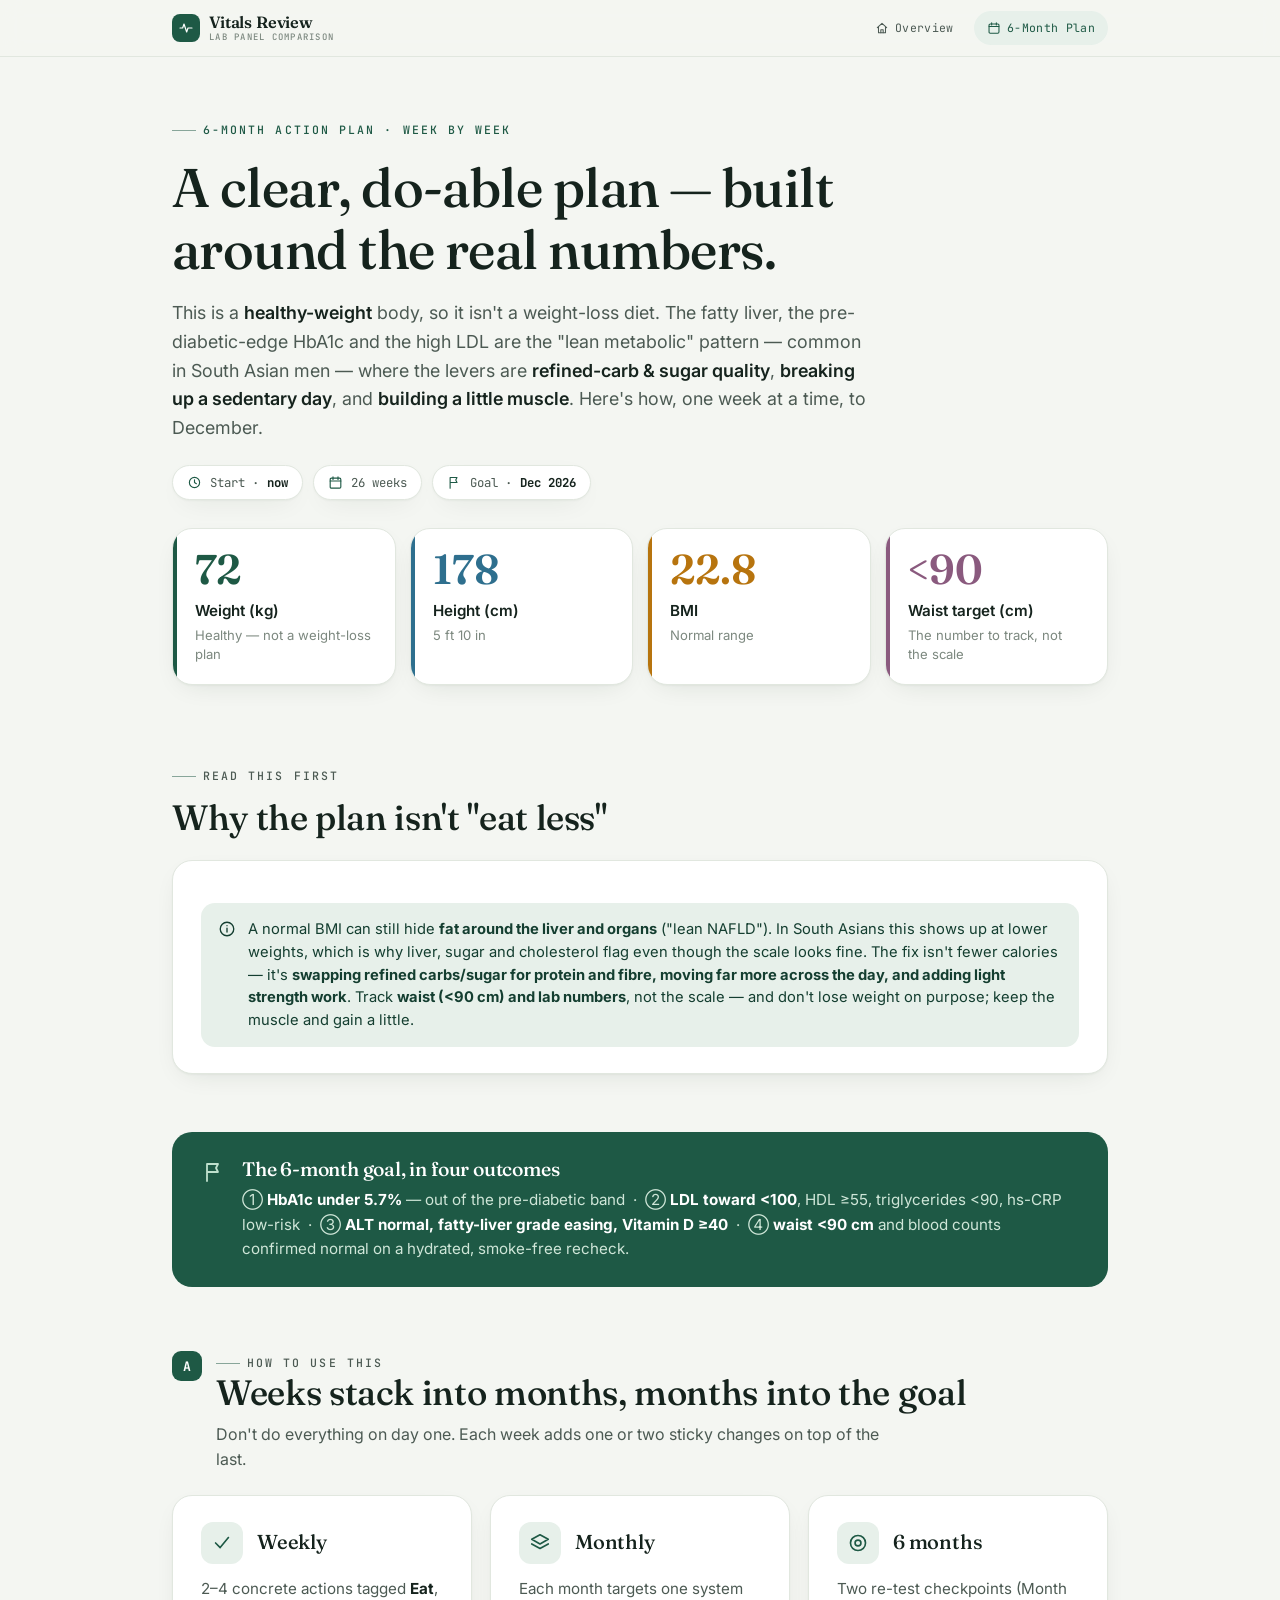
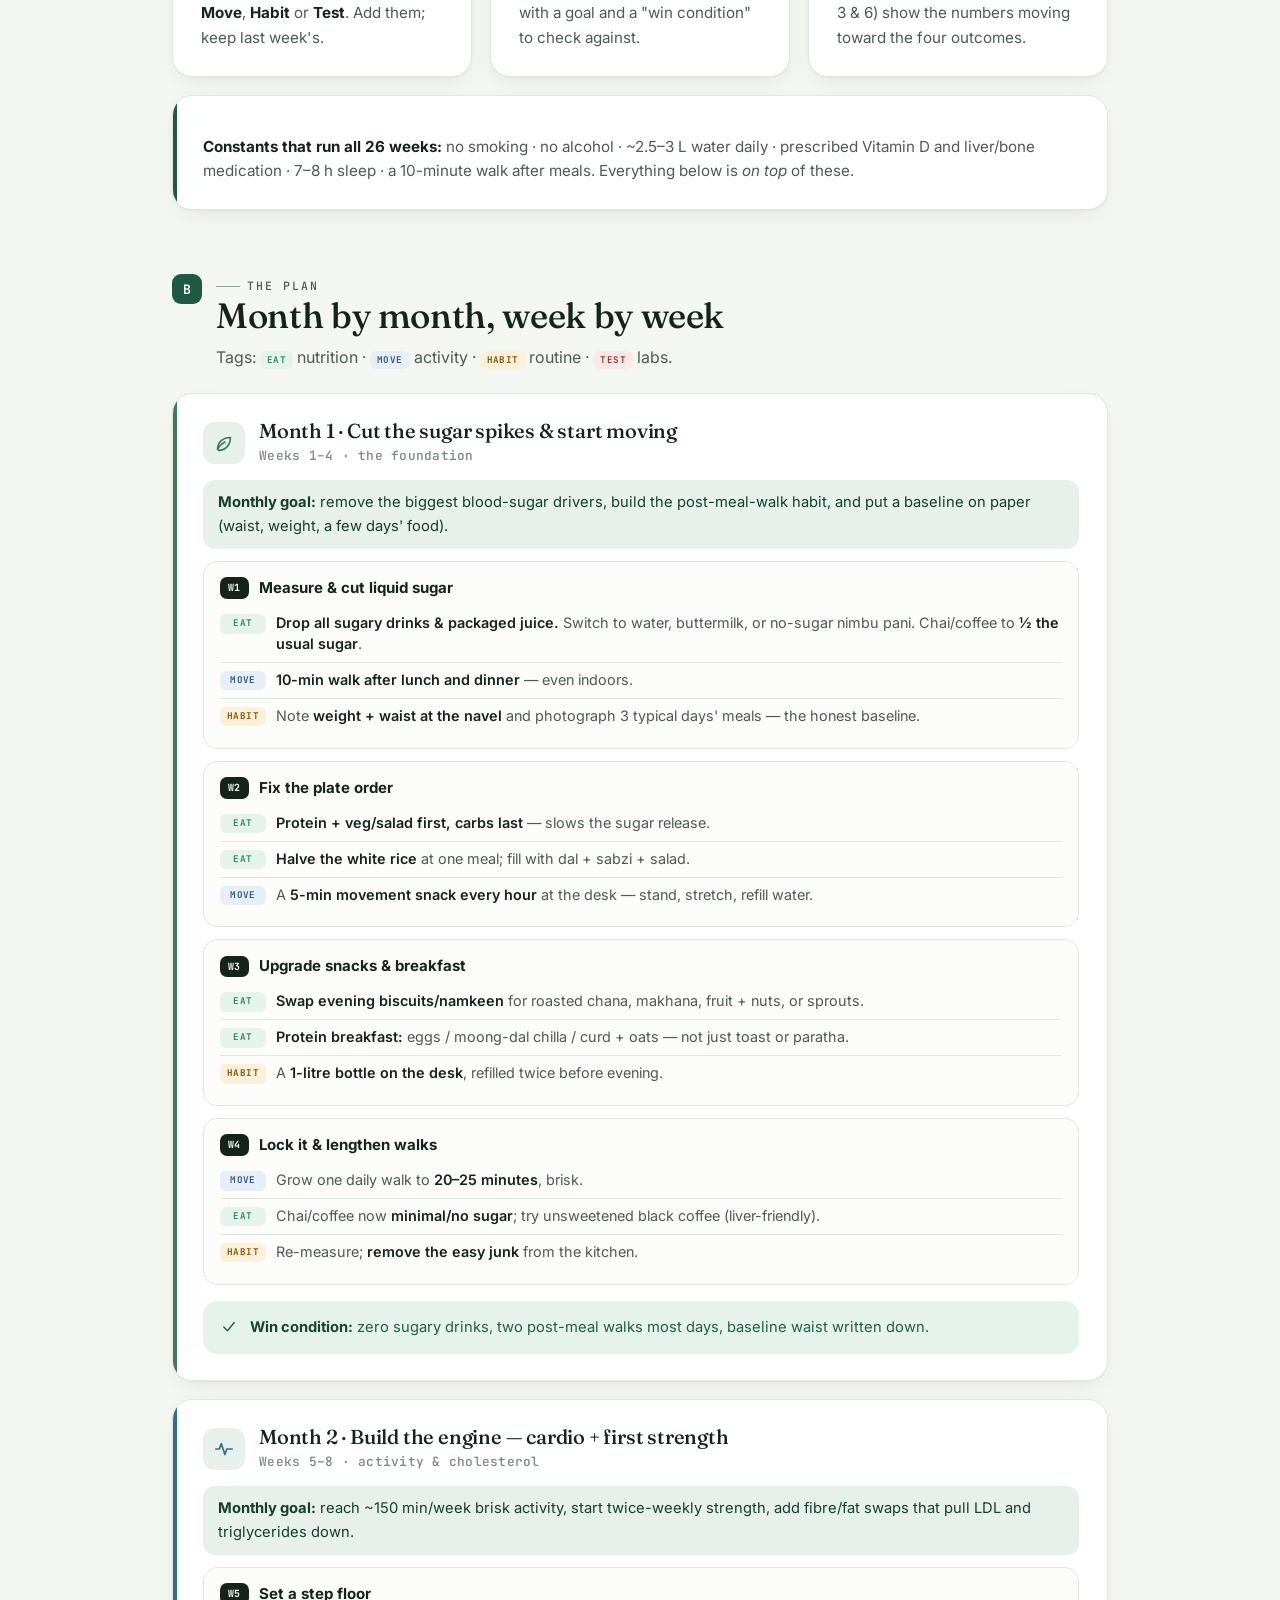
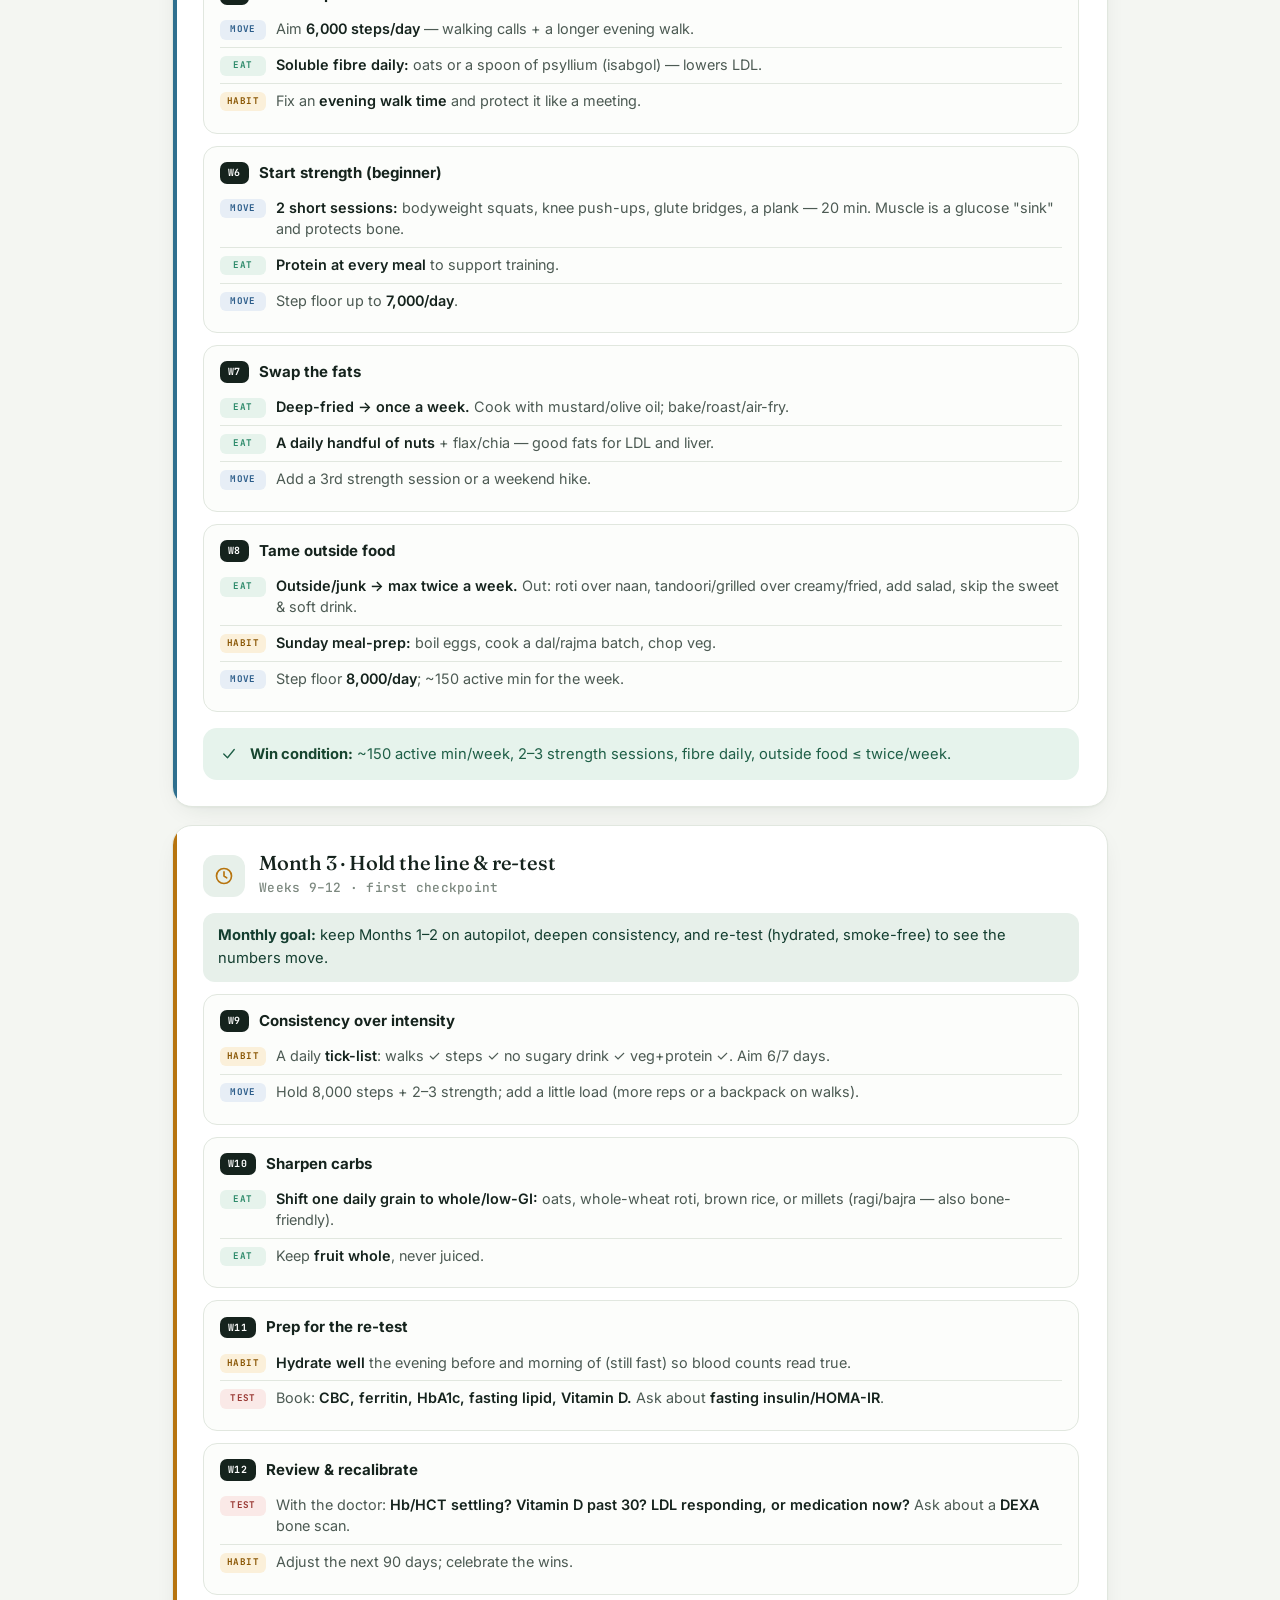
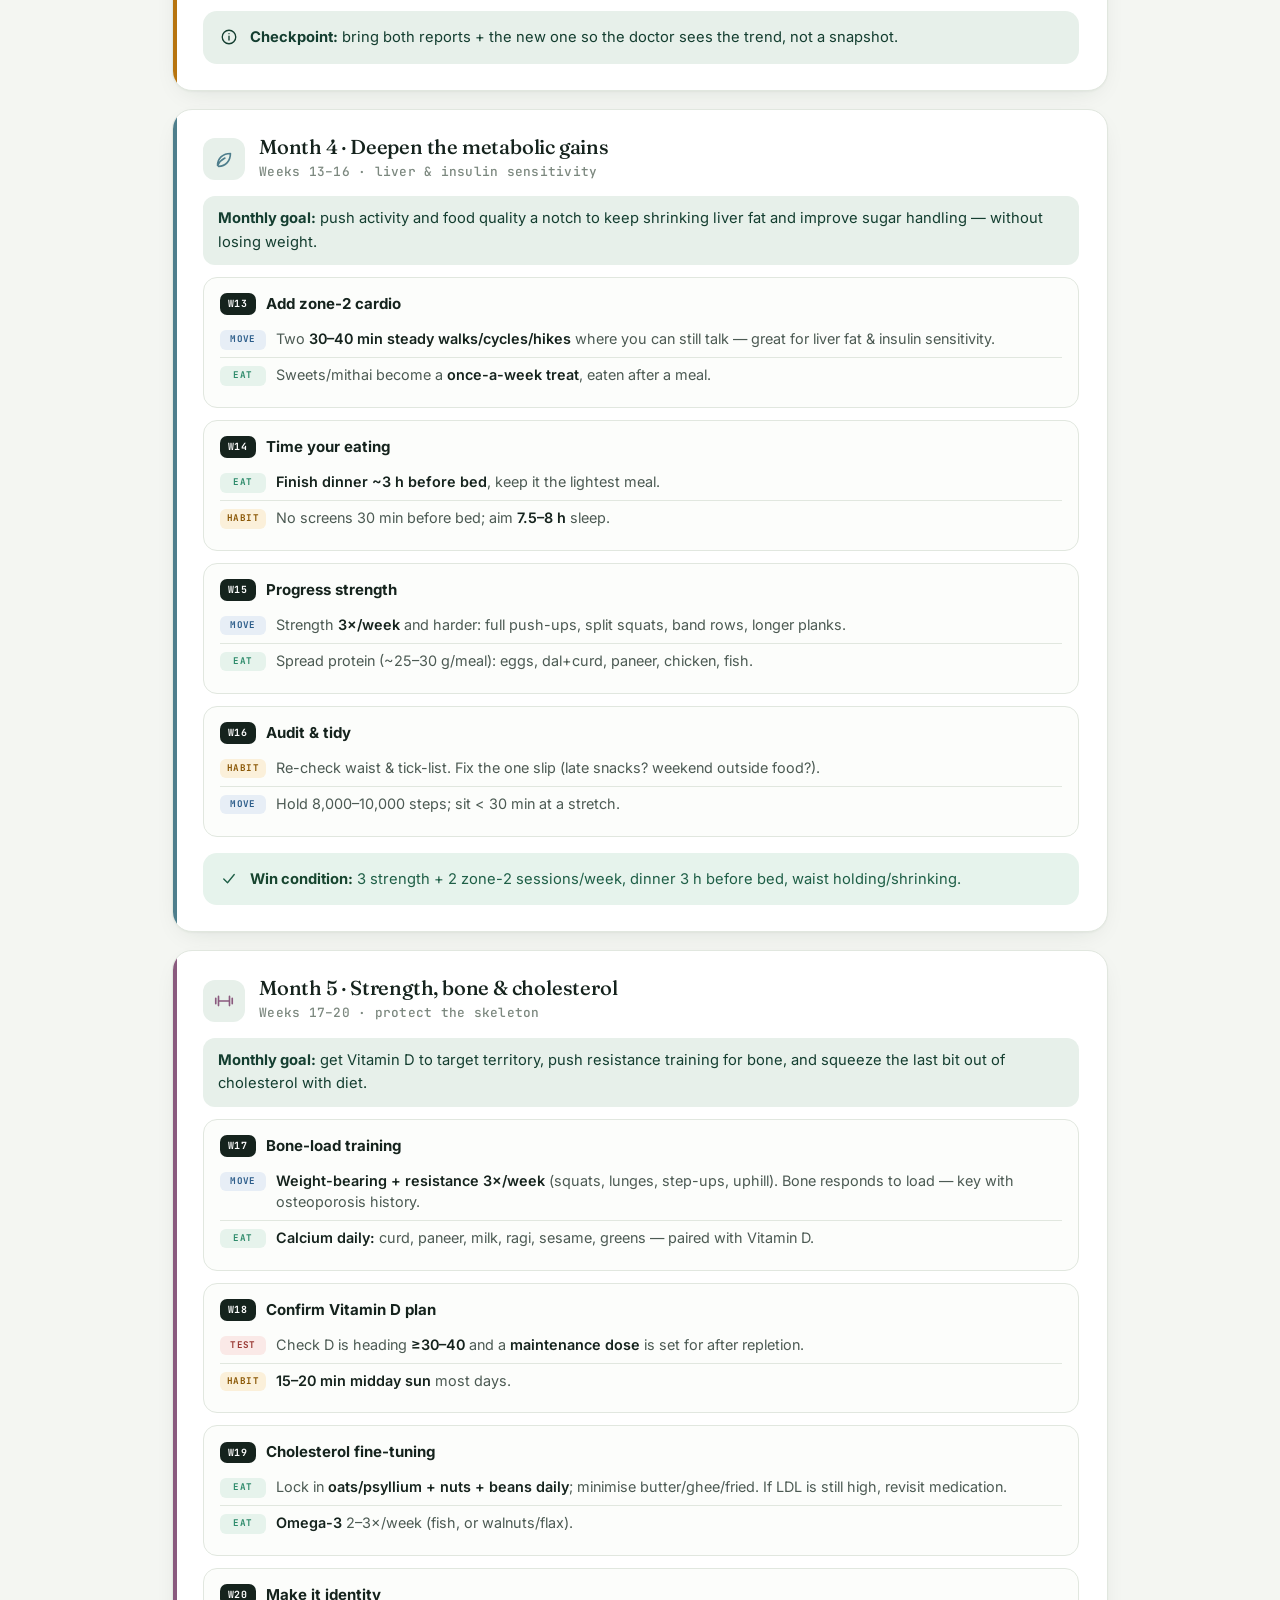
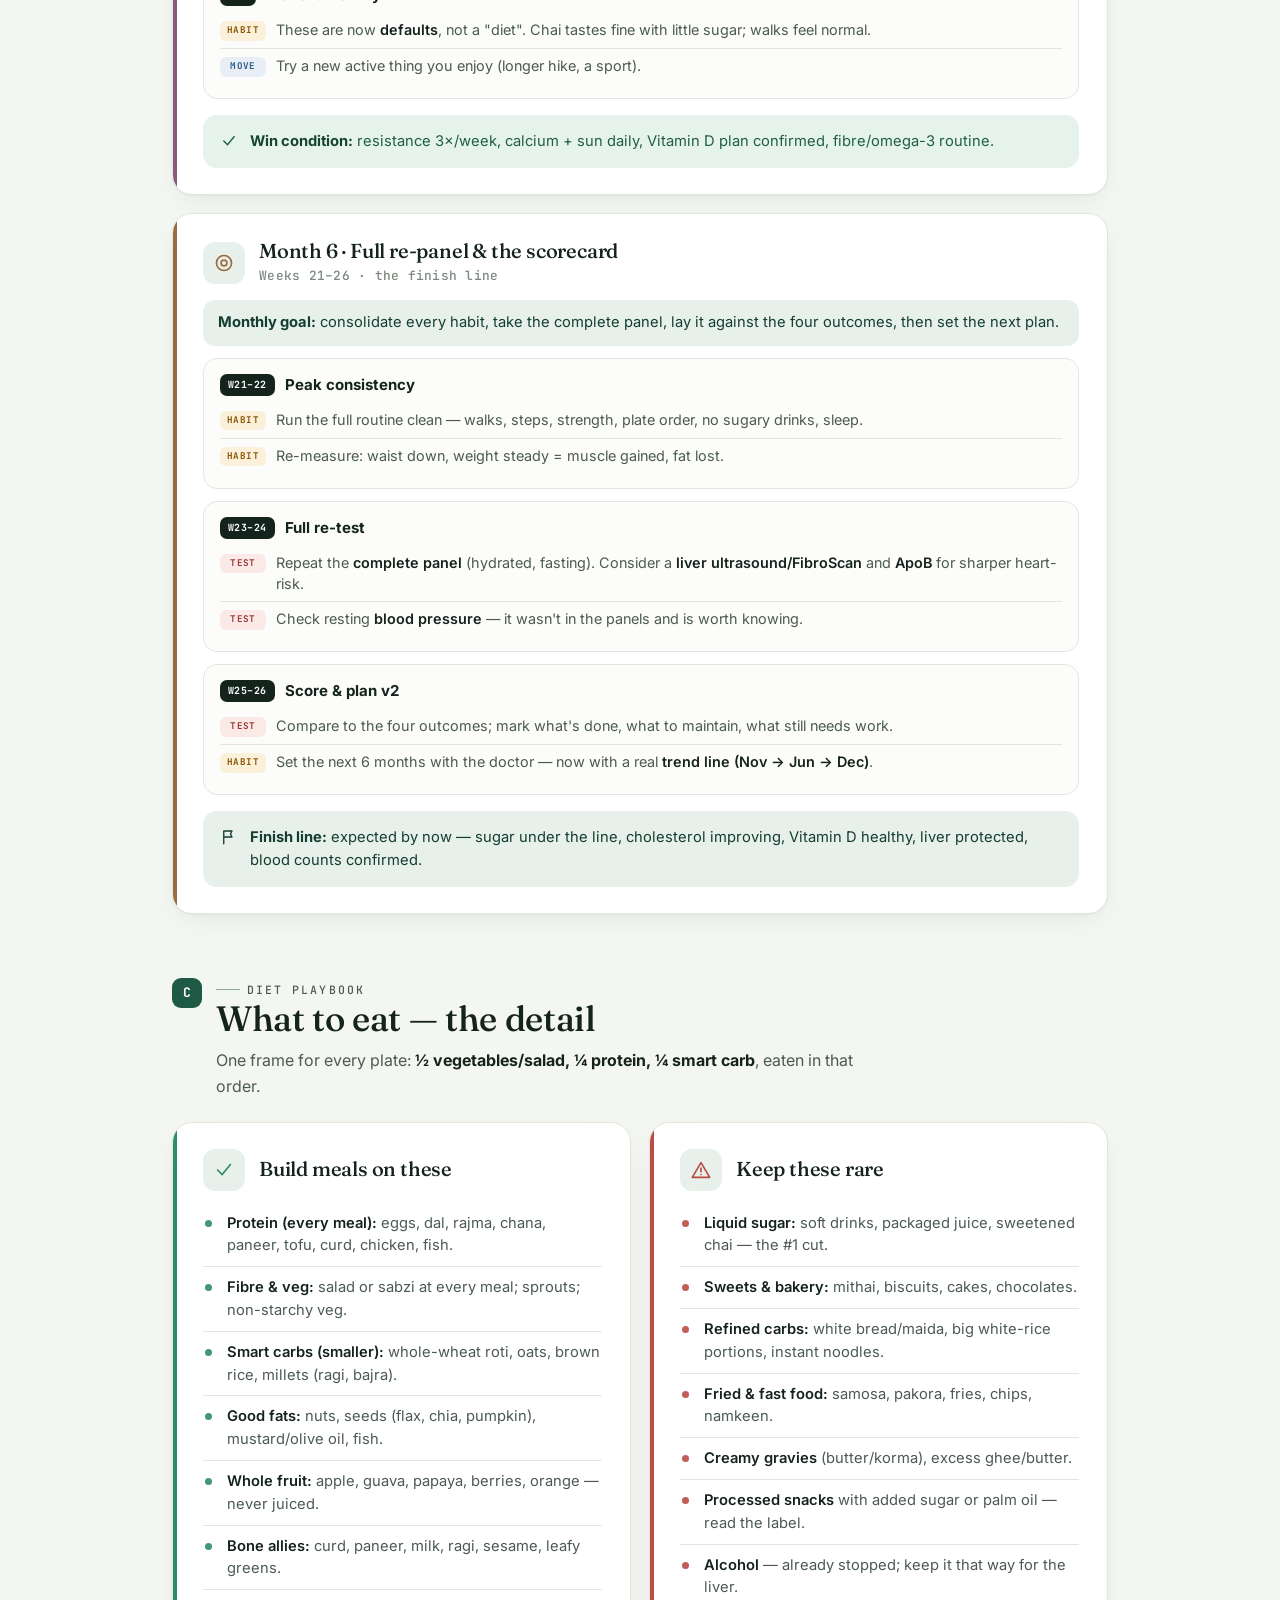
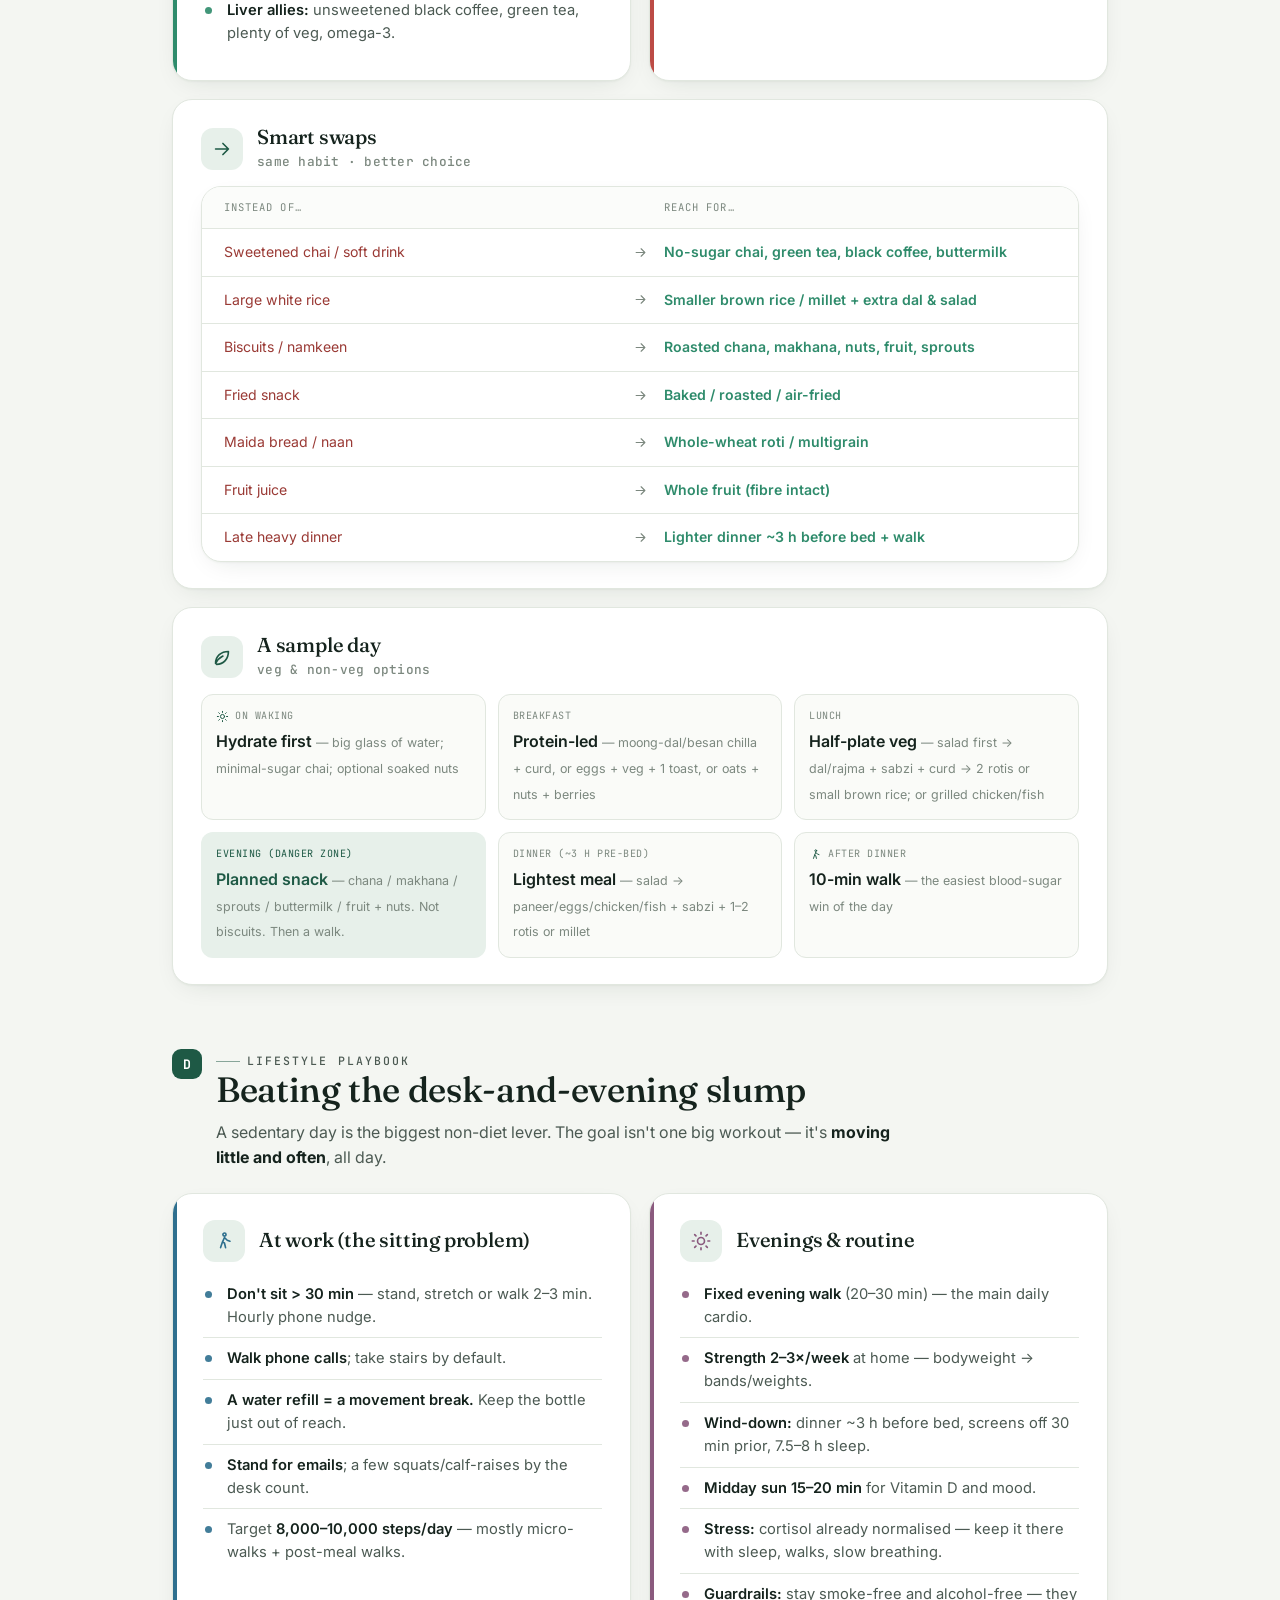
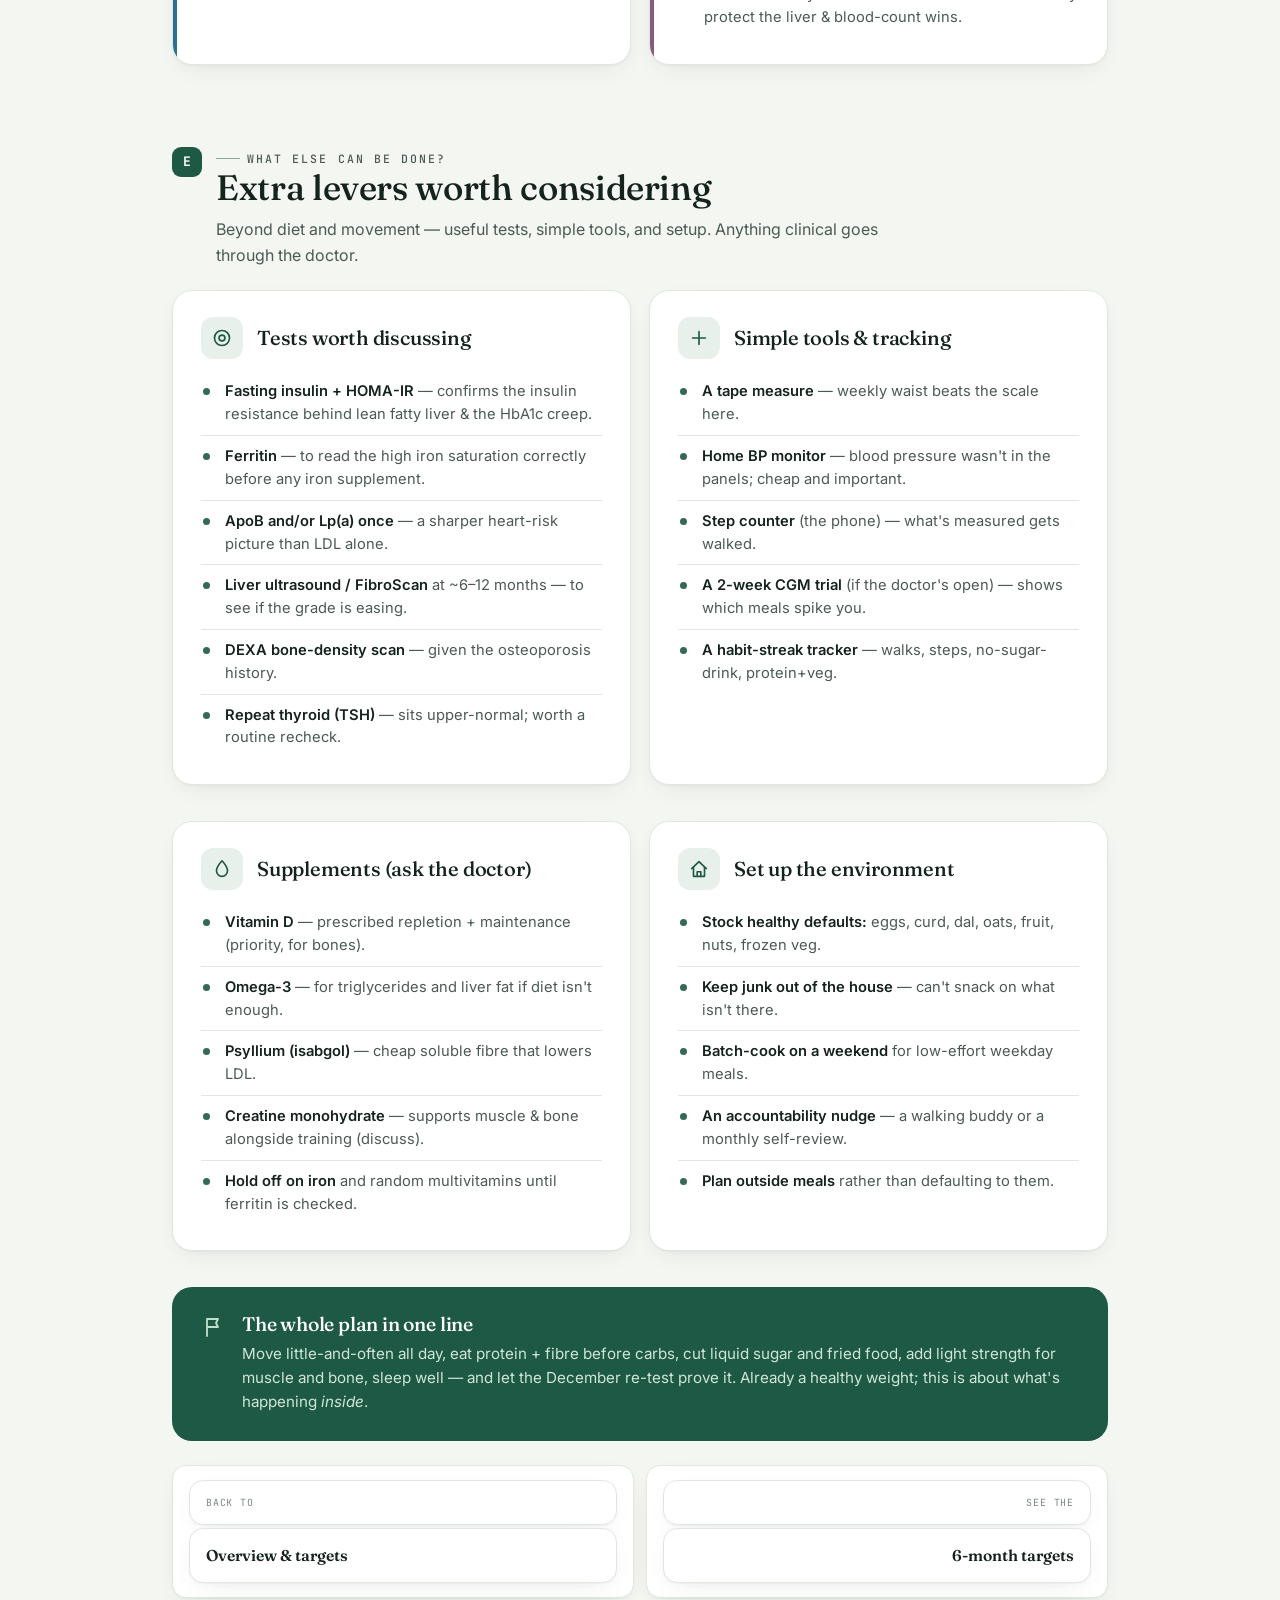
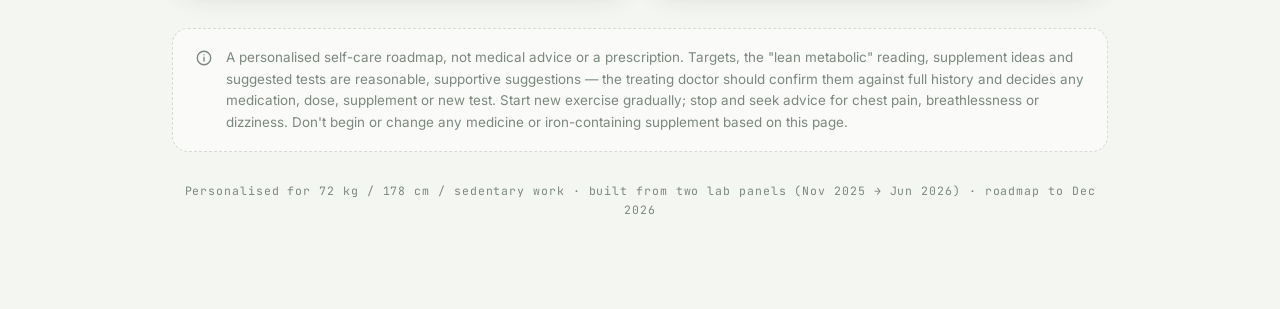
<file: plan.html>
<!DOCTYPE html>
<html lang="en"><head>
<meta charset="utf-8"><meta name="viewport" content="width=device-width, initial-scale=1">
<title>6-Month Action Plan — week by week</title>
<link rel="preconnect" href="https://fonts.googleapis.com"><link rel="preconnect" href="https://fonts.gstatic.com" crossorigin>
<link href="https://fonts.googleapis.com/css2?family=Fraunces:opsz,wght@9..144,400;9..144,500;9..144,600&family=Inter:wght@400;500;600;700&family=JetBrains+Mono:wght@500;700&display=swap" rel="stylesheet">
<link rel="stylesheet" href="style.css">
</head><body>
<svg width="0" height="0" style="position:absolute" aria-hidden="true">
<symbol id="i-grid" viewBox="0 0 24 24"><rect x="3" y="3" width="18" height="18" rx="2"/><path d="M9 3v18M15 3v18M3 9h18M3 15h18"/></symbol>
<symbol id="i-home" viewBox="0 0 24 24"><path d="M4 11.5 12 4l8 7.5"/><path d="M6 10.5V20h12v-9.5"/><path d="M10 20v-5h4v5"/></symbol>
<symbol id="i-calendar" viewBox="0 0 24 24"><rect x="3.5" y="5" width="17" height="16" rx="2"/><path d="M3.5 9.5h17M8 3v4M16 3v4"/></symbol>
<symbol id="i-clock" viewBox="0 0 24 24"><circle cx="12" cy="12" r="8.2"/><path d="M12 7.5V12l3 2"/></symbol>
<symbol id="i-check" viewBox="0 0 24 24"><path d="m5 12 5 5 9-11"/></symbol>
<symbol id="i-arrow" viewBox="0 0 24 24"><path d="M5 12h14M13 6l6 6-6 6"/></symbol>
<symbol id="i-arrow-left" viewBox="0 0 24 24"><path d="M19 12H5M11 6l-6 6 6 6"/></symbol>
<symbol id="i-target" viewBox="0 0 24 24"><circle cx="12" cy="12" r="8.2"/><circle cx="12" cy="12" r="3.2"/></symbol>
<symbol id="i-info" viewBox="0 0 24 24"><circle cx="12" cy="12" r="9"/><path d="M12 11v5M12 7.5h.01"/></symbol>
<symbol id="i-warn" viewBox="0 0 24 24"><path d="M12 4 2.5 20h19z"/><path d="M12 10v4M12 17h.01"/></symbol>
<symbol id="i-bulb" viewBox="0 0 24 24"><path d="M9.5 18.5h5M10.5 21h3M8 11a4 4 0 1 1 8 0c0 2-1.4 3-2 4.5h-4C9.4 14 8 13 8 11z"/></symbol>
<symbol id="i-sun" viewBox="0 0 24 24"><circle cx="12" cy="12" r="3.8"/><path d="M12 2.5v2M12 19.5v2M2.5 12h2M19.5 12h2M5.1 5.1l1.4 1.4M17.5 17.5l1.4 1.4M18.9 5.1l-1.4 1.4M6.5 17.5l-1.4 1.4"/></symbol>
<symbol id="i-walk" viewBox="0 0 24 24"><circle cx="12.5" cy="5" r="1.7"/><path d="M12.5 8.2l-2.2 5 2.2 1 1.2 5M12.5 8.2l3 3 3 1M10.3 13.2l-2 6"/></symbol>
<symbol id="i-activity" viewBox="0 0 24 24"><path d="M3 12h4l2-6 4 12 2-6h6"/></symbol>
<symbol id="i-dumbbell" viewBox="0 0 24 24"><path d="M3 9v6M6 7v10M18 7v10M21 9v6M6 12h12"/></symbol>
<symbol id="i-flag" viewBox="0 0 24 24"><path d="M5 21V4M5 4h11l-2 4 2 4H5"/></symbol>
<symbol id="i-layers" viewBox="0 0 24 24"><path d="M12 3 3 8l9 5 9-5-9-5z"/><path d="M3 13l9 5 9-5"/></symbol>
<symbol id="i-leaf" viewBox="0 0 24 24"><path d="M5 19c0-8 6-13 14-13 0 8-5 14-13 14M5 19c2-4 4-6 8-8"/></symbol>
<symbol id="i-mountain" viewBox="0 0 24 24"><path d="M3 18l5.2-8 3.3 5 2.8-4.4L21 18z"/></symbol>
<symbol id="i-plus" viewBox="0 0 24 24"><path d="M12 5v14M5 12h14"/></symbol>
<symbol id="i-drop" viewBox="0 0 24 24"><path d="M12 3s6 6.5 6 11a6 6 0 0 1-12 0c0-4.5 6-11 6-11z"/></symbol>
</svg>

<div class="topbar"><div class="bar">
<a class="brand" href="index.html"><span class="mark"><svg class="ic"><use href="#i-activity"/></svg></span><span class="bt">Vitals Review<small>lab panel comparison</small></span></a>
<nav class="nav">
<a href="index.html"><svg class="ic"><use href="#i-home"/></svg> Overview</a>
<a href="plan.html" class="active"><svg class="ic"><use href="#i-calendar"/></svg> 6-Month Plan</a>
</nav>
</div></div>

<div class="wrap" id="top">

<header class="hero">
<p class="eyebrow">6-month action plan · week by week</p>
<h1>A clear, do-able plan — built around the real numbers.</h1>
<p class="lede">This is a <b>healthy-weight</b> body, so it isn't a weight-loss diet. The fatty liver, the pre-diabetic-edge HbA1c and the high LDL are the "lean metabolic" pattern — common in South Asian men — where the levers are <b>refined-carb &amp; sugar quality</b>, <b>breaking up a sedentary day</b>, and <b>building a little muscle</b>. Here's how, one week at a time, to December.</p>
<div class="chips">
<span class="tnode"><svg class="ic"><use href="#i-clock"/></svg> Start · <b>now</b></span>
<span class="tnode"><svg class="ic"><use href="#i-calendar"/></svg> 26 weeks</span>
<span class="tnode"><svg class="ic"><use href="#i-flag"/></svg> Goal · <b>Dec 2026</b></span>
</div>
<div class="stats" style="--n:4">
<div class="stat"><div class="big">72</div><div class="lbl">Weight (kg)</div><div class="sub">Healthy — not a weight-loss plan</div></div>
<div class="stat" style="--cat:var(--c3)"><div class="big">178</div><div class="lbl">Height (cm)</div><div class="sub">5 ft 10 in</div></div>
<div class="stat" style="--cat:var(--c2)"><div class="big">22.8</div><div class="lbl">BMI</div><div class="sub">Normal range</div></div>
<div class="stat" style="--cat:var(--c4)"><div class="big">&lt;90</div><div class="lbl">Waist target (cm)</div><div class="sub">The number to track, not the scale</div></div>
</div>
</header>

<!-- RECALIBRATION -->
<section id="why">
<div class="sec-head"><p class="eyebrow">Read this first</p><h2>Why the plan isn't "eat less"</h2></div>
<article class="card">
<div class="note note--you"><svg class="ic"><use href="#i-info"/></svg><span>A normal BMI can still hide <b>fat around the liver and organs</b> ("lean NAFLD"). In South Asians this shows up at lower weights, which is why liver, sugar and cholesterol flag even though the scale looks fine. The fix isn't fewer calories — it's <b>swapping refined carbs/sugar for protein and fibre, moving far more across the day, and adding light strength work</b>. Track <b>waist (&lt;90 cm) and lab numbers</b>, not the scale — and don't lose weight on purpose; keep the muscle and gain a little.</span></div>
</article>
</section>

<!-- NORTH STAR -->
<section id="goal">
<div class="closing"><svg class="ic"><use href="#i-flag"/></svg><div><h3>The 6-month goal, in four outcomes</h3>
<p style="margin-top:8px">① <b style="color:#fff">HbA1c under 5.7%</b> — out of the pre-diabetic band &nbsp;·&nbsp; ② <b style="color:#fff">LDL toward &lt;100</b>, HDL ≥55, triglycerides &lt;90, hs-CRP low-risk &nbsp;·&nbsp; ③ <b style="color:#fff">ALT normal, fatty-liver grade easing, Vitamin D ≥40</b> &nbsp;·&nbsp; ④ <b style="color:#fff">waist &lt;90 cm</b> and blood counts confirmed normal on a hydrated, smoke-free recheck.</p></div></div>
</section>

<!-- HOW IT WORKS -->
<section id="how">
<div class="sec-head num"><span class="sec-num">A</span><div><p class="eyebrow">How to use this</p><h2>Weeks stack into months, months into the goal</h2><p>Don't do everything on day one. Each week adds one or two sticky changes on top of the last.</p></div></div>
<div class="grid g3">
<article class="card"><div class="card-title"><span class="ico"><svg class="ic"><use href="#i-check"/></svg></span><div><h3>Weekly</h3></div></div><p class="lead">2–4 concrete actions tagged <b style="color:var(--ink)">Eat</b>, <b style="color:var(--ink)">Move</b>, <b style="color:var(--ink)">Habit</b> or <b style="color:var(--ink)">Test</b>. Add them; keep last week's.</p></article>
<article class="card"><div class="card-title"><span class="ico"><svg class="ic"><use href="#i-layers"/></svg></span><div><h3>Monthly</h3></div></div><p class="lead">Each month targets one system with a goal and a "win condition" to check against.</p></article>
<article class="card"><div class="card-title"><span class="ico"><svg class="ic"><use href="#i-target"/></svg></span><div><h3>6 months</h3></div></div><p class="lead">Two re-test checkpoints (Month 3 &amp; 6) show the numbers moving toward the four outcomes.</p></article>
</div>
<article class="card cat" style="--bc:var(--primary)"><p class="lead"><b style="color:var(--ink)">Constants that run all 26 weeks:</b> no smoking · no alcohol · ~2.5–3 L water daily · prescribed Vitamin D and liver/bone medication · 7–8 h sleep · a 10-minute walk after meals. Everything below is <em>on top</em> of these.</p></article>
</section>

  <!-- MONTHS -->
  <section id="months">
    <div class="sec-head num"><span class="sec-num">B</span><div><p class="eyebrow">The plan</p><h2>Month by month, week by week</h2><p>Tags: <span class="kind diet">Eat</span> nutrition · <span class="kind move">Move</span> activity · <span class="kind life">Habit</span> routine · <span class="kind test">Test</span> labs.</p></div></div>

    <article class="card cat" style="--bc:var(--c1)">
      <div class="card-title"><span class="ico"><svg class="ic"><use href="#i-leaf"/></svg></span><div><h3>Month 1 · Cut the sugar spikes &amp; start moving</h3><div class="val">Weeks 1–4 · the foundation</div></div></div>
      <div class="goal-line"><b>Monthly goal:</b> remove the biggest blood-sugar drivers, build the post-meal-walk habit, and put a baseline on paper (waist, weight, a few days' food).</div>
      <div class="wk"><div class="wk-h"><span class="wbadge">W1</span><b>Measure &amp; cut liquid sugar</b></div><ul class="wlist">
        <li><span class="kind diet">Eat</span><span><b>Drop all sugary drinks &amp; packaged juice.</b> Switch to water, buttermilk, or no-sugar nimbu pani. Chai/coffee to <b>½ the usual sugar</b>.</span></li>
        <li><span class="kind move">Move</span><span><b>10-min walk after lunch and dinner</b> — even indoors.</span></li>
        <li><span class="kind life">Habit</span><span>Note <b>weight + waist at the navel</b> and photograph 3 typical days' meals — the honest baseline.</span></li>
      </ul></div>
      <div class="wk"><div class="wk-h"><span class="wbadge">W2</span><b>Fix the plate order</b></div><ul class="wlist">
        <li><span class="kind diet">Eat</span><span><b>Protein + veg/salad first, carbs last</b> — slows the sugar release.</span></li>
        <li><span class="kind diet">Eat</span><span><b>Halve the white rice</b> at one meal; fill with dal + sabzi + salad.</span></li>
        <li><span class="kind move">Move</span><span>A <b>5-min movement snack every hour</b> at the desk — stand, stretch, refill water.</span></li>
      </ul></div>
      <div class="wk"><div class="wk-h"><span class="wbadge">W3</span><b>Upgrade snacks &amp; breakfast</b></div><ul class="wlist">
        <li><span class="kind diet">Eat</span><span><b>Swap evening biscuits/namkeen</b> for roasted chana, makhana, fruit + nuts, or sprouts.</span></li>
        <li><span class="kind diet">Eat</span><span><b>Protein breakfast:</b> eggs / moong-dal chilla / curd + oats — not just toast or paratha.</span></li>
        <li><span class="kind life">Habit</span><span>A <b>1-litre bottle on the desk</b>, refilled twice before evening.</span></li>
      </ul></div>
      <div class="wk"><div class="wk-h"><span class="wbadge">W4</span><b>Lock it &amp; lengthen walks</b></div><ul class="wlist">
        <li><span class="kind move">Move</span><span>Grow one daily walk to <b>20–25 minutes</b>, brisk.</span></li>
        <li><span class="kind diet">Eat</span><span>Chai/coffee now <b>minimal/no sugar</b>; try unsweetened black coffee (liver-friendly).</span></li>
        <li><span class="kind life">Habit</span><span>Re-measure; <b>remove the easy junk</b> from the kitchen.</span></li>
      </ul></div>
      <div class="note note--done"><svg class="ic"><use href="#i-check"/></svg><span><b>Win condition:</b> zero sugary drinks, two post-meal walks most days, baseline waist written down.</span></div>
    </article>

    <article class="card cat" style="--bc:var(--c3)">
      <div class="card-title"><span class="ico"><svg class="ic"><use href="#i-activity"/></svg></span><div><h3>Month 2 · Build the engine — cardio + first strength</h3><div class="val">Weeks 5–8 · activity &amp; cholesterol</div></div></div>
      <div class="goal-line"><b>Monthly goal:</b> reach ~150 min/week brisk activity, start twice-weekly strength, add fibre/fat swaps that pull LDL and triglycerides down.</div>
      <div class="wk"><div class="wk-h"><span class="wbadge">W5</span><b>Set a step floor</b></div><ul class="wlist">
        <li><span class="kind move">Move</span><span>Aim <b>6,000 steps/day</b> — walking calls + a longer evening walk.</span></li>
        <li><span class="kind diet">Eat</span><span><b>Soluble fibre daily:</b> oats or a spoon of psyllium (isabgol) — lowers LDL.</span></li>
        <li><span class="kind life">Habit</span><span>Fix an <b>evening walk time</b> and protect it like a meeting.</span></li>
      </ul></div>
      <div class="wk"><div class="wk-h"><span class="wbadge">W6</span><b>Start strength (beginner)</b></div><ul class="wlist">
        <li><span class="kind move">Move</span><span><b>2 short sessions:</b> bodyweight squats, knee push-ups, glute bridges, a plank — 20 min. Muscle is a glucose "sink" and protects bone.</span></li>
        <li><span class="kind diet">Eat</span><span><b>Protein at every meal</b> to support training.</span></li>
        <li><span class="kind move">Move</span><span>Step floor up to <b>7,000/day</b>.</span></li>
      </ul></div>
      <div class="wk"><div class="wk-h"><span class="wbadge">W7</span><b>Swap the fats</b></div><ul class="wlist">
        <li><span class="kind diet">Eat</span><span><b>Deep-fried → once a week.</b> Cook with mustard/olive oil; bake/roast/air-fry.</span></li>
        <li><span class="kind diet">Eat</span><span><b>A daily handful of nuts</b> + flax/chia — good fats for LDL and liver.</span></li>
        <li><span class="kind move">Move</span><span>Add a 3rd strength session or a weekend hike.</span></li>
      </ul></div>
      <div class="wk"><div class="wk-h"><span class="wbadge">W8</span><b>Tame outside food</b></div><ul class="wlist">
        <li><span class="kind diet">Eat</span><span><b>Outside/junk → max twice a week.</b> Out: roti over naan, tandoori/grilled over creamy/fried, add salad, skip the sweet &amp; soft drink.</span></li>
        <li><span class="kind life">Habit</span><span><b>Sunday meal-prep:</b> boil eggs, cook a dal/rajma batch, chop veg.</span></li>
        <li><span class="kind move">Move</span><span>Step floor <b>8,000/day</b>; ~150 active min for the week.</span></li>
      </ul></div>
      <div class="note note--done"><svg class="ic"><use href="#i-check"/></svg><span><b>Win condition:</b> ~150 active min/week, 2–3 strength sessions, fibre daily, outside food ≤ twice/week.</span></div>
    </article>

    <article class="card cat" style="--bc:var(--c2)">
      <div class="card-title"><span class="ico"><svg class="ic"><use href="#i-clock"/></svg></span><div><h3>Month 3 · Hold the line &amp; re-test</h3><div class="val">Weeks 9–12 · first checkpoint</div></div></div>
      <div class="goal-line"><b>Monthly goal:</b> keep Months 1–2 on autopilot, deepen consistency, and re-test (hydrated, smoke-free) to see the numbers move.</div>
      <div class="wk"><div class="wk-h"><span class="wbadge">W9</span><b>Consistency over intensity</b></div><ul class="wlist">
        <li><span class="kind life">Habit</span><span>A daily <b>tick-list</b>: walks ✓ steps ✓ no sugary drink ✓ veg+protein ✓. Aim 6/7 days.</span></li>
        <li><span class="kind move">Move</span><span>Hold 8,000 steps + 2–3 strength; add a little load (more reps or a backpack on walks).</span></li>
      </ul></div>
      <div class="wk"><div class="wk-h"><span class="wbadge">W10</span><b>Sharpen carbs</b></div><ul class="wlist">
        <li><span class="kind diet">Eat</span><span><b>Shift one daily grain to whole/low-GI:</b> oats, whole-wheat roti, brown rice, or millets (ragi/bajra — also bone-friendly).</span></li>
        <li><span class="kind diet">Eat</span><span>Keep <b>fruit whole</b>, never juiced.</span></li>
      </ul></div>
      <div class="wk"><div class="wk-h"><span class="wbadge">W11</span><b>Prep for the re-test</b></div><ul class="wlist">
        <li><span class="kind life">Habit</span><span><b>Hydrate well</b> the evening before and morning of (still fast) so blood counts read true.</span></li>
        <li><span class="kind test">Test</span><span>Book: <b>CBC, ferritin, HbA1c, fasting lipid, Vitamin D.</b> Ask about <b>fasting insulin/HOMA-IR</b>.</span></li>
      </ul></div>
      <div class="wk"><div class="wk-h"><span class="wbadge">W12</span><b>Review &amp; recalibrate</b></div><ul class="wlist">
        <li><span class="kind test">Test</span><span>With the doctor: <b>Hb/HCT settling? Vitamin D past 30? LDL responding, or medication now?</b> Ask about a <b>DEXA</b> bone scan.</span></li>
        <li><span class="kind life">Habit</span><span>Adjust the next 90 days; celebrate the wins.</span></li>
      </ul></div>
      <div class="note note--you"><svg class="ic"><use href="#i-info"/></svg><span><b>Checkpoint:</b> bring both reports + the new one so the doctor sees the trend, not a snapshot.</span></div>
    </article>

    <article class="card cat" style="--bc:var(--c6)">
      <div class="card-title"><span class="ico"><svg class="ic"><use href="#i-leaf"/></svg></span><div><h3>Month 4 · Deepen the metabolic gains</h3><div class="val">Weeks 13–16 · liver &amp; insulin sensitivity</div></div></div>
      <div class="goal-line"><b>Monthly goal:</b> push activity and food quality a notch to keep shrinking liver fat and improve sugar handling — without losing weight.</div>
      <div class="wk"><div class="wk-h"><span class="wbadge">W13</span><b>Add zone-2 cardio</b></div><ul class="wlist">
        <li><span class="kind move">Move</span><span>Two <b>30–40 min steady walks/cycles/hikes</b> where you can still talk — great for liver fat &amp; insulin sensitivity.</span></li>
        <li><span class="kind diet">Eat</span><span>Sweets/mithai become a <b>once-a-week treat</b>, eaten after a meal.</span></li>
      </ul></div>
      <div class="wk"><div class="wk-h"><span class="wbadge">W14</span><b>Time your eating</b></div><ul class="wlist">
        <li><span class="kind diet">Eat</span><span><b>Finish dinner ~3 h before bed</b>, keep it the lightest meal.</span></li>
        <li><span class="kind life">Habit</span><span>No screens 30 min before bed; aim <b>7.5–8 h</b> sleep.</span></li>
      </ul></div>
      <div class="wk"><div class="wk-h"><span class="wbadge">W15</span><b>Progress strength</b></div><ul class="wlist">
        <li><span class="kind move">Move</span><span>Strength <b>3×/week</b> and harder: full push-ups, split squats, band rows, longer planks.</span></li>
        <li><span class="kind diet">Eat</span><span>Spread protein (~25–30 g/meal): eggs, dal+curd, paneer, chicken, fish.</span></li>
      </ul></div>
      <div class="wk"><div class="wk-h"><span class="wbadge">W16</span><b>Audit &amp; tidy</b></div><ul class="wlist">
        <li><span class="kind life">Habit</span><span>Re-check waist &amp; tick-list. Fix the one slip (late snacks? weekend outside food?).</span></li>
        <li><span class="kind move">Move</span><span>Hold 8,000–10,000 steps; sit &lt; 30 min at a stretch.</span></li>
      </ul></div>
      <div class="note note--done"><svg class="ic"><use href="#i-check"/></svg><span><b>Win condition:</b> 3 strength + 2 zone-2 sessions/week, dinner 3 h before bed, waist holding/shrinking.</span></div>
    </article>

    <article class="card cat" style="--bc:var(--c4)">
      <div class="card-title"><span class="ico"><svg class="ic"><use href="#i-dumbbell"/></svg></span><div><h3>Month 5 · Strength, bone &amp; cholesterol</h3><div class="val">Weeks 17–20 · protect the skeleton</div></div></div>
      <div class="goal-line"><b>Monthly goal:</b> get Vitamin D to target territory, push resistance training for bone, and squeeze the last bit out of cholesterol with diet.</div>
      <div class="wk"><div class="wk-h"><span class="wbadge">W17</span><b>Bone-load training</b></div><ul class="wlist">
        <li><span class="kind move">Move</span><span><b>Weight-bearing + resistance 3×/week</b> (squats, lunges, step-ups, uphill). Bone responds to load — key with osteoporosis history.</span></li>
        <li><span class="kind diet">Eat</span><span><b>Calcium daily:</b> curd, paneer, milk, ragi, sesame, greens — paired with Vitamin D.</span></li>
      </ul></div>
      <div class="wk"><div class="wk-h"><span class="wbadge">W18</span><b>Confirm Vitamin D plan</b></div><ul class="wlist">
        <li><span class="kind test">Test</span><span>Check D is heading <b>≥30–40</b> and a <b>maintenance dose</b> is set for after repletion.</span></li>
        <li><span class="kind life">Habit</span><span><b>15–20 min midday sun</b> most days.</span></li>
      </ul></div>
      <div class="wk"><div class="wk-h"><span class="wbadge">W19</span><b>Cholesterol fine-tuning</b></div><ul class="wlist">
        <li><span class="kind diet">Eat</span><span>Lock in <b>oats/psyllium + nuts + beans daily</b>; minimise butter/ghee/fried. If LDL is still high, revisit medication.</span></li>
        <li><span class="kind diet">Eat</span><span><b>Omega-3</b> 2–3×/week (fish, or walnuts/flax).</span></li>
      </ul></div>
      <div class="wk"><div class="wk-h"><span class="wbadge">W20</span><b>Make it identity</b></div><ul class="wlist">
        <li><span class="kind life">Habit</span><span>These are now <b>defaults</b>, not a "diet". Chai tastes fine with little sugar; walks feel normal.</span></li>
        <li><span class="kind move">Move</span><span>Try a new active thing you enjoy (longer hike, a sport).</span></li>
      </ul></div>
      <div class="note note--done"><svg class="ic"><use href="#i-check"/></svg><span><b>Win condition:</b> resistance 3×/week, calcium + sun daily, Vitamin D plan confirmed, fibre/omega-3 routine.</span></div>
    </article>

    <article class="card cat" style="--bc:var(--c5)">
      <div class="card-title"><span class="ico"><svg class="ic"><use href="#i-target"/></svg></span><div><h3>Month 6 · Full re-panel &amp; the scorecard</h3><div class="val">Weeks 21–26 · the finish line</div></div></div>
      <div class="goal-line"><b>Monthly goal:</b> consolidate every habit, take the complete panel, lay it against the four outcomes, then set the next plan.</div>
      <div class="wk"><div class="wk-h"><span class="wbadge">W21–22</span><b>Peak consistency</b></div><ul class="wlist">
        <li><span class="kind life">Habit</span><span>Run the full routine clean — walks, steps, strength, plate order, no sugary drinks, sleep.</span></li>
        <li><span class="kind life">Habit</span><span>Re-measure: waist down, weight steady = muscle gained, fat lost.</span></li>
      </ul></div>
      <div class="wk"><div class="wk-h"><span class="wbadge">W23–24</span><b>Full re-test</b></div><ul class="wlist">
        <li><span class="kind test">Test</span><span>Repeat the <b>complete panel</b> (hydrated, fasting). Consider a <b>liver ultrasound/FibroScan</b> and <b>ApoB</b> for sharper heart-risk.</span></li>
        <li><span class="kind test">Test</span><span>Check resting <b>blood pressure</b> — it wasn't in the panels and is worth knowing.</span></li>
      </ul></div>
      <div class="wk"><div class="wk-h"><span class="wbadge">W25–26</span><b>Score &amp; plan v2</b></div><ul class="wlist">
        <li><span class="kind test">Test</span><span>Compare to the four outcomes; mark what's done, what to maintain, what still needs work.</span></li>
        <li><span class="kind life">Habit</span><span>Set the next 6 months with the doctor — now with a real <b>trend line (Nov → Jun → Dec)</b>.</span></li>
      </ul></div>
      <div class="note note--you"><svg class="ic"><use href="#i-flag"/></svg><span><b>Finish line:</b> expected by now — sugar under the line, cholesterol improving, Vitamin D healthy, liver protected, blood counts confirmed.</span></div>
    </article>
  </section>

  <!-- DIET -->
  <section id="diet">
    <div class="sec-head num"><span class="sec-num">C</span><div><p class="eyebrow">Diet playbook</p><h2>What to eat — the detail</h2><p>One frame for every plate: <b style="color:var(--ink)">½ vegetables/salad, ¼ protein, ¼ smart carb</b>, eaten in that order.</p></div></div>
    <div class="grid g2">
      <article class="card cat" style="--bc:var(--good)">
        <div class="card-title"><span class="ico"><svg class="ic"><use href="#i-check"/></svg></span><div><h3>Build meals on these</h3></div></div>
        <ul class="list" style="--bc:var(--good)">
          <li><b>Protein (every meal):</b> eggs, dal, rajma, chana, paneer, tofu, curd, chicken, fish.</li>
          <li><b>Fibre &amp; veg:</b> salad or sabzi at every meal; sprouts; non-starchy veg.</li>
          <li><b>Smart carbs (smaller):</b> whole-wheat roti, oats, brown rice, millets (ragi, bajra).</li>
          <li><b>Good fats:</b> nuts, seeds (flax, chia, pumpkin), mustard/olive oil, fish.</li>
          <li><b>Whole fruit:</b> apple, guava, papaya, berries, orange — never juiced.</li>
          <li><b>Bone allies:</b> curd, paneer, milk, ragi, sesame, leafy greens.</li>
          <li><b>Liver allies:</b> unsweetened black coffee, green tea, plenty of veg, omega-3.</li>
        </ul>
      </article>
      <article class="card cat" style="--bc:var(--alert)">
        <div class="card-title"><span class="ico"><svg class="ic"><use href="#i-warn"/></svg></span><div><h3>Keep these rare</h3></div></div>
        <ul class="list" style="--bc:var(--alert)">
          <li><b>Liquid sugar:</b> soft drinks, packaged juice, sweetened chai — the #1 cut.</li>
          <li><b>Sweets &amp; bakery:</b> mithai, biscuits, cakes, chocolates.</li>
          <li><b>Refined carbs:</b> white bread/maida, big white-rice portions, instant noodles.</li>
          <li><b>Fried &amp; fast food:</b> samosa, pakora, fries, chips, namkeen.</li>
          <li><b>Creamy gravies</b> (butter/korma), excess ghee/butter.</li>
          <li><b>Processed snacks</b> with added sugar or palm oil — read the label.</li>
          <li><b>Alcohol</b> — already stopped; keep it that way for the liver.</li>
        </ul>
      </article>
    </div>

    <article class="card">
      <div class="card-title"><span class="ico"><svg class="ic"><use href="#i-arrow"/></svg></span><div><h3>Smart swaps</h3><div class="val">same habit · better choice</div></div></div>
      <div class="compare" style="margin-top:14px">
        <div class="crow sw head"><span>Instead of…</span><span></span><span>Reach for…</span></div>
        <div class="crow sw"><span class="from">Sweetened chai / soft drink</span><span class="ar"><svg class="ic"><use href="#i-arrow"/></svg></span><span class="to">No-sugar chai, green tea, black coffee, buttermilk</span></div>
        <div class="crow sw"><span class="from">Large white rice</span><span class="ar"><svg class="ic"><use href="#i-arrow"/></svg></span><span class="to">Smaller brown rice / millet + extra dal &amp; salad</span></div>
        <div class="crow sw"><span class="from">Biscuits / namkeen</span><span class="ar"><svg class="ic"><use href="#i-arrow"/></svg></span><span class="to">Roasted chana, makhana, nuts, fruit, sprouts</span></div>
        <div class="crow sw"><span class="from">Fried snack</span><span class="ar"><svg class="ic"><use href="#i-arrow"/></svg></span><span class="to">Baked / roasted / air-fried</span></div>
        <div class="crow sw"><span class="from">Maida bread / naan</span><span class="ar"><svg class="ic"><use href="#i-arrow"/></svg></span><span class="to">Whole-wheat roti / multigrain</span></div>
        <div class="crow sw"><span class="from">Fruit juice</span><span class="ar"><svg class="ic"><use href="#i-arrow"/></svg></span><span class="to">Whole fruit (fibre intact)</span></div>
        <div class="crow sw"><span class="from">Late heavy dinner</span><span class="ar"><svg class="ic"><use href="#i-arrow"/></svg></span><span class="to">Lighter dinner ~3 h before bed + walk</span></div>
      </div>
    </article>

    <article class="card">
      <div class="card-title"><span class="ico"><svg class="ic"><use href="#i-leaf"/></svg></span><div><h3>A sample day</h3><div class="val">veg &amp; non-veg options</div></div></div>
      <div class="minigrid" style="--m:3;margin-top:14px">
        <div class="cell"><div class="t"><svg class="ic"><use href="#i-sun"/></svg> On waking</div><div class="v">Hydrate first <small>— big glass of water; minimal-sugar chai; optional soaked nuts</small></div></div>
        <div class="cell"><div class="t">Breakfast</div><div class="v">Protein-led <small>— moong-dal/besan chilla + curd, or eggs + veg + 1 toast, or oats + nuts + berries</small></div></div>
        <div class="cell"><div class="t">Lunch</div><div class="v">Half-plate veg <small>— salad first → dal/rajma + sabzi + curd → 2 rotis or small brown rice; or grilled chicken/fish</small></div></div>
        <div class="cell lever"><div class="t">Evening (danger zone)</div><div class="v">Planned snack <small>— chana / makhana / sprouts / buttermilk / fruit + nuts. Not biscuits. Then a walk.</small></div></div>
        <div class="cell"><div class="t">Dinner (~3 h pre-bed)</div><div class="v">Lightest meal <small>— salad → paneer/eggs/chicken/fish + sabzi + 1–2 rotis or millet</small></div></div>
        <div class="cell"><div class="t"><svg class="ic"><use href="#i-walk"/></svg> After dinner</div><div class="v">10-min walk <small>— the easiest blood-sugar win of the day</small></div></div>
      </div>
    </article>
  </section>

  <!-- LIFESTYLE -->
  <section id="life">
    <div class="sec-head num"><span class="sec-num">D</span><div><p class="eyebrow">Lifestyle playbook</p><h2>Beating the desk-and-evening slump</h2><p>A sedentary day is the biggest non-diet lever. The goal isn't one big workout — it's <b style="color:var(--ink)">moving little and often</b>, all day.</p></div></div>
    <div class="grid g2">
      <article class="card cat" style="--bc:var(--c3)">
        <div class="card-title"><span class="ico"><svg class="ic"><use href="#i-walk"/></svg></span><div><h3>At work (the sitting problem)</h3></div></div>
        <ul class="list" style="--bc:var(--c3)">
          <li><b>Don't sit &gt; 30 min</b> — stand, stretch or walk 2–3 min. Hourly phone nudge.</li>
          <li><b>Walk phone calls</b>; take stairs by default.</li>
          <li><b>A water refill = a movement break.</b> Keep the bottle just out of reach.</li>
          <li><b>Stand for emails</b>; a few squats/calf-raises by the desk count.</li>
          <li>Target <b>8,000–10,000 steps/day</b> — mostly micro-walks + post-meal walks.</li>
        </ul>
      </article>
      <article class="card cat" style="--bc:var(--c4)">
        <div class="card-title"><span class="ico"><svg class="ic"><use href="#i-sun"/></svg></span><div><h3>Evenings &amp; routine</h3></div></div>
        <ul class="list" style="--bc:var(--c4)">
          <li><b>Fixed evening walk</b> (20–30 min) — the main daily cardio.</li>
          <li><b>Strength 2–3×/week</b> at home — bodyweight → bands/weights.</li>
          <li><b>Wind-down:</b> dinner ~3 h before bed, screens off 30 min prior, 7.5–8 h sleep.</li>
          <li><b>Midday sun 15–20 min</b> for Vitamin D and mood.</li>
          <li><b>Stress:</b> cortisol already normalised — keep it there with sleep, walks, slow breathing.</li>
          <li><b>Guardrails:</b> stay smoke-free and alcohol-free — they protect the liver &amp; blood-count wins.</li>
        </ul>
      </article>
    </div>
  </section>

  <!-- WHAT ELSE -->
  <section id="extra">
    <div class="sec-head num"><span class="sec-num">E</span><div><p class="eyebrow">What else can be done?</p><h2>Extra levers worth considering</h2><p>Beyond diet and movement — useful tests, simple tools, and setup. Anything clinical goes through the doctor.</p></div></div>
    <div class="grid g2">
      <article class="card">
        <div class="card-title"><span class="ico"><svg class="ic"><use href="#i-target"/></svg></span><div><h3>Tests worth discussing</h3></div></div>
        <ul class="list">
          <li><b>Fasting insulin + HOMA-IR</b> — confirms the insulin resistance behind lean fatty liver &amp; the HbA1c creep.</li>
          <li><b>Ferritin</b> — to read the high iron saturation correctly before any iron supplement.</li>
          <li><b>ApoB and/or Lp(a) once</b> — a sharper heart-risk picture than LDL alone.</li>
          <li><b>Liver ultrasound / FibroScan</b> at ~6–12 months — to see if the grade is easing.</li>
          <li><b>DEXA bone-density scan</b> — given the osteoporosis history.</li>
          <li><b>Repeat thyroid (TSH)</b> — sits upper-normal; worth a routine recheck.</li>
        </ul>
      </article>
      <article class="card">
        <div class="card-title"><span class="ico"><svg class="ic"><use href="#i-plus"/></svg></span><div><h3>Simple tools &amp; tracking</h3></div></div>
        <ul class="list">
          <li><b>A tape measure</b> — weekly waist beats the scale here.</li>
          <li><b>Home BP monitor</b> — blood pressure wasn't in the panels; cheap and important.</li>
          <li><b>Step counter</b> (the phone) — what's measured gets walked.</li>
          <li><b>A 2-week CGM trial</b> (if the doctor's open) — shows which meals spike you.</li>
          <li><b>A habit-streak tracker</b> — walks, steps, no-sugar-drink, protein+veg.</li>
        </ul>
      </article>
      <article class="card">
        <div class="card-title"><span class="ico"><svg class="ic"><use href="#i-drop"/></svg></span><div><h3>Supplements (ask the doctor)</h3></div></div>
        <ul class="list">
          <li><b>Vitamin D</b> — prescribed repletion + maintenance (priority, for bones).</li>
          <li><b>Omega-3</b> — for triglycerides and liver fat if diet isn't enough.</li>
          <li><b>Psyllium (isabgol)</b> — cheap soluble fibre that lowers LDL.</li>
          <li><b>Creatine monohydrate</b> — supports muscle &amp; bone alongside training (discuss).</li>
          <li><b>Hold off on iron</b> and random multivitamins until ferritin is checked.</li>
        </ul>
      </article>
      <article class="card">
        <div class="card-title"><span class="ico"><svg class="ic"><use href="#i-home"/></svg></span><div><h3>Set up the environment</h3></div></div>
        <ul class="list">
          <li><b>Stock healthy defaults:</b> eggs, curd, dal, oats, fruit, nuts, frozen veg.</li>
          <li><b>Keep junk out of the house</b> — can't snack on what isn't there.</li>
          <li><b>Batch-cook on a weekend</b> for low-effort weekday meals.</li>
          <li><b>An accountability nudge</b> — a walking buddy or a monthly self-review.</li>
          <li><b>Plan outside meals</b> rather than defaulting to them.</li>
        </ul>
      </article>
    </div>

    <div class="closing"><svg class="ic"><use href="#i-flag"/></svg><div><h3>The whole plan in one line</h3><p>Move little-and-often all day, eat protein + fibre before carbs, cut liquid sugar and fried food, add light strength for muscle and bone, sleep well — and let the December re-test prove it. Already a healthy weight; this is about what's happening <em>inside</em>.</p></div></div>

    <div class="pagenav">
      <a href="index.html"><span class="dir">Back to</span><span class="ttl">Overview &amp; targets</span></a>
      <a href="index.html#targets" class="nextcol"><span class="dir">See the</span><span class="ttl">6-month targets</span></a>
    </div>

    <div class="disc"><svg class="ic"><use href="#i-info"/></svg><span>A personalised self-care roadmap, not medical advice or a prescription. Targets, the "lean metabolic" reading, supplement ideas and suggested tests are reasonable, supportive suggestions — the treating doctor should confirm them against full history and decides any medication, dose, supplement or new test. Start new exercise gradually; stop and seek advice for chest pain, breathlessness or dizziness. Don't begin or change any medicine or iron-containing supplement based on this page.</span></div>
  </section>


<div class="sign">Personalised for 72 kg / 178 cm / sedentary work · built from two lab panels (Nov 2025 → Jun 2026) · roadmap to Dec 2026</div>
</div>
<script>
(function(){var r=matchMedia('(prefers-reduced-motion: reduce)').matches,it=document.querySelectorAll('.rv');
if(r||!('IntersectionObserver'in window)){it.forEach(e=>e.classList.add('in'));return;}
var io=new IntersectionObserver((es)=>es.forEach(e=>{if(e.isIntersecting){e.target.classList.add('in');io.unobserve(e.target);}}),{threshold:.08,rootMargin:'0px 0px -40px 0px'});
it.forEach(e=>io.observe(e));})();
</script>
</body></html>
</file>
<file: style.css>
/* ============================================================
   CARD ATLAS — canonical design system (shared stylesheet).
   Theme: clinical sage. Tokens only; components over bespoke CSS.
   ============================================================ */
:root{
  --bg:#F4F6F2; --ink:#15231D; --ink-soft:#4C5A53; --ink-faint:#7C887F;
  --line:#E1E7DF; --line-strong:#D4DCD3; --card:#FFFFFF;
  --primary:#1E5945; --primary-deep:#143E30; --primary-soft:#E7F0EA;
  --glow:rgba(30,89,69,.06);
  --good:#2E8B6B; --good-soft:#E6F3EC;
  --watch:#B7740E; --watch-ink:#8A5705; --watch-soft:#FBF0DA;
  --alert:#BC4B45; --alert-ink:#9A3A35; --alert-soft:#FAE9E7;
  --c1:#3E7A5A; --c2:#B7740E; --c3:#2E6F8E; --c4:#8A5A7E; --c5:#9A6B3F; --c6:#4E7E8C;
  --radius:20px; --shadow:0 1px 2px rgba(20,40,30,.04),0 8px 28px -12px rgba(20,40,30,.14);
  color-scheme:light;
}
*{box-sizing:border-box}
html{-webkit-text-size-adjust:100%;scroll-behavior:smooth}
body{margin:0;background:radial-gradient(1200px 500px at 80% -10%,var(--glow),transparent 60%),var(--bg);color:var(--ink);font-family:'Inter',system-ui,sans-serif;line-height:1.6;-webkit-font-smoothing:antialiased}
.wrap{max-width:980px;margin:0 auto;padding:0 22px 90px}
.ic{width:1em;height:1em;stroke:currentColor;fill:none;stroke-width:1.8;stroke-linecap:round;stroke-linejoin:round;vertical-align:-.13em}
h1,h2,h3{font-family:'Fraunces',Georgia,serif;font-weight:500;letter-spacing:-.01em;line-height:1.14;margin:0}
h4{font-family:'Fraunces',Georgia,serif;font-weight:600;margin:0}
code{font-family:'JetBrains Mono',monospace;font-size:.85em;background:#FAFBF8;border:1px solid var(--line);border-radius:6px;padding:1px 6px;color:var(--ink)}
.eyebrow{font-family:'JetBrains Mono',monospace;font-size:.72rem;letter-spacing:.18em;text-transform:uppercase;color:var(--primary);font-weight:500;display:flex;align-items:center;gap:.6em}
.eyebrow::before{content:"";width:24px;height:1px;background:var(--primary);opacity:.5}
.muted{color:var(--ink-soft)}

/* hero */
.hero{padding:52px 0 24px}
.hero h1{font-size:clamp(2.1rem,5.4vw,3.4rem);margin:18px 0 0;max-width:22ch}
.hero .lede{font-size:1.12rem;color:var(--ink-soft);max-width:64ch;margin:18px 0 0}
.hero .lede b{color:var(--ink);font-weight:600}
.chips{display:flex;flex-wrap:wrap;gap:10px;margin-top:22px;font-family:'JetBrains Mono',monospace;font-size:.77rem;color:var(--ink-soft)}
.tnode{display:inline-flex;align-items:center;gap:8px;background:var(--card);border:1px solid var(--line);border-radius:999px;padding:7px 14px;box-shadow:var(--shadow)}
.tnode .ic{width:15px;height:15px;color:var(--primary)}
.tnode b{color:var(--ink)}

/* stat cards */
.stats{display:grid;grid-template-columns:repeat(var(--n,3),1fr);gap:14px;margin-top:28px}
.stat{background:var(--card);border:1px solid var(--line);border-radius:var(--radius);padding:20px 22px;box-shadow:var(--shadow);position:relative;overflow:hidden}
.stat::before{content:"";position:absolute;left:0;top:0;bottom:0;width:4px;background:var(--cat,var(--primary))}
.stat .big{font-family:'Fraunces',serif;font-size:2.6rem;font-weight:600;line-height:1;color:var(--cat,var(--primary))}
.stat .lbl{font-weight:600;margin-top:8px;font-size:.95rem}
.stat .sub{color:var(--ink-faint);font-size:.82rem;margin-top:3px;line-height:1.45}

/* sections */
section{margin-top:58px}
.sec-head{margin-bottom:22px}
.sec-head.num{display:flex;align-items:flex-start;gap:14px}
.sec-num{font-family:'JetBrains Mono',monospace;font-weight:700;font-size:.82rem;flex:none;width:30px;height:30px;border-radius:9px;background:var(--primary);color:#fff;display:grid;place-items:center;margin-top:6px}
.sec-head h2{font-size:clamp(1.6rem,3.6vw,2.2rem);margin-top:12px}
.sec-head.num h2{margin-top:0}
.sec-head p{color:var(--ink-soft);margin:9px 0 0;max-width:68ch}

/* cards */
.card{background:var(--card);border:1px solid var(--line);border-radius:var(--radius);padding:26px 28px;box-shadow:var(--shadow);margin-bottom:18px;position:relative;overflow:hidden}
.card.cat{padding-left:30px}
.card.cat::before{content:"";position:absolute;left:0;top:0;bottom:0;width:4px;background:var(--bc,var(--primary))}
.card-top{display:flex;justify-content:space-between;align-items:flex-start;gap:14px;flex-wrap:wrap}
.card-title{display:flex;align-items:center;gap:14px}
.ico{width:42px;height:42px;border-radius:12px;flex:none;display:grid;place-items:center;background:var(--primary-soft);color:var(--primary)}
.ico .ic{width:22px;height:22px}
.card.cat .ico{background:var(--primary-soft);color:var(--bc,var(--primary))}
.card-title h3{font-size:1.26rem}
.card-title .val{font-family:'JetBrains Mono',monospace;font-size:.8rem;color:var(--ink-faint);margin-top:3px;font-weight:500;letter-spacing:.02em}
.lead{color:var(--ink-soft);margin:13px 0 0;font-size:.95rem}
.grid{display:grid;gap:18px}.g2{grid-template-columns:1fr 1fr}.g3{grid-template-columns:repeat(3,1fr)}

/* pills */
.pill{display:inline-flex;align-items:center;gap:7px;border-radius:999px;padding:5px 12px;font-size:.74rem;font-weight:700;white-space:nowrap;font-family:'JetBrains Mono',monospace}
.pill::before{content:"";width:7px;height:7px;border-radius:50%;background:currentColor}
.pill--good{background:var(--good-soft);color:var(--good)}
.pill--watch{background:var(--watch-soft);color:var(--watch-ink)}
.pill--alert{background:var(--alert-soft);color:var(--alert-ink)}
.pill--brand{background:var(--primary-soft);color:var(--primary)}

/* notes */
.note{margin-top:16px;border-radius:14px;padding:15px 17px;font-size:.92rem;display:flex;gap:12px;align-items:flex-start;line-height:1.55}
.note .ic{width:18px;height:18px;flex:none;margin-top:2px}
.note--you{background:var(--primary-soft);color:var(--primary-deep)}.note--you b{color:var(--primary-deep)}
.note--done{background:var(--good-soft);color:#1f5f47}.note--done b{color:#17452f}
.note--warn{background:var(--watch-soft);color:var(--watch-ink)}.note--warn b{color:#6e4604}

/* lists */
ul.list{list-style:none;margin:12px 0 0;padding:0}
ul.list li{position:relative;padding:9px 0 9px 24px;border-top:1px solid var(--line);color:var(--ink-soft);font-size:.92rem;line-height:1.55}
ul.list li:first-child{border-top:0}
ul.list li::before{content:"";position:absolute;left:2px;top:17px;width:7px;height:7px;border-radius:50%;background:var(--bc,var(--primary));opacity:.9}
ul.list li b{color:var(--ink);font-weight:600}
ol.steps{list-style:none;counter-reset:s;margin:12px 0 0;padding:0}
ol.steps li{counter-increment:s;display:flex;gap:13px;align-items:flex-start;padding:9px 0;font-size:.93rem;color:var(--ink-soft)}
ol.steps li::before{content:counter(s);font-family:'JetBrains Mono',monospace;font-weight:700;font-size:.72rem;flex:none;width:24px;height:24px;border-radius:7px;background:var(--primary-soft);color:var(--primary);display:grid;place-items:center;margin-top:1px}
ol.steps b{color:var(--ink);font-weight:600}

/* mini data grids */
.minigrid{display:grid;grid-template-columns:repeat(var(--m,3),1fr);gap:12px;margin-top:6px}
.cell{border:1px solid var(--line);border-radius:12px;padding:13px 14px;background:#FAFBF8}
.cell .t{font-family:'JetBrains Mono',monospace;font-size:.63rem;text-transform:uppercase;letter-spacing:.05em;color:var(--ink-faint);display:flex;gap:6px;align-items:center}
.cell .t .ic{width:13px;height:13px;color:var(--primary)}
.cell .v{font-weight:600;margin-top:5px;font-size:1rem}.cell .v small{font-weight:400;color:var(--ink-faint);font-size:.78rem}
.cell.lever{background:var(--primary-soft);border-color:transparent}.cell.lever .v,.cell.lever .t{color:var(--primary)}

/* segmented track + overlay pins (gauges) */
.trackwrap{position:relative;padding:30px 0 24px}
.track{display:flex;gap:3px;height:48px;border-radius:10px}
.seg{flex:1;border-radius:7px;display:flex;flex-direction:column;justify-content:center;align-items:center;text-align:center;padding:4px;line-height:1.2;min-width:0;overflow:hidden}
.seg .sname{font-size:.64rem;font-weight:700}
.seg .srange{font-family:'JetBrains Mono',monospace;font-size:.58rem;opacity:.85;margin-top:2px}
.seg--good{background:var(--good-soft);color:#256f55}
.seg--watch{background:var(--watch-soft);color:var(--watch-ink)}
.seg--alert{background:var(--alert-soft);color:var(--alert-ink)}
.seg--flat{background:#ECEFEA;color:var(--ink-faint)}
.pin{position:absolute;top:24px;bottom:18px;width:2.5px;background:var(--ink);border-radius:2px;transform:translateX(-50%);z-index:3}
.pin::after{content:"";position:absolute;left:50%;bottom:-5px;transform:translateX(-50%);width:9px;height:9px;background:var(--ink);border-radius:50%;border:2px solid var(--card)}
.pin.ghost{background:var(--ink-faint);opacity:.65;width:2px;z-index:2}.pin.ghost::after{background:var(--ink-faint)}
.flag{position:absolute;left:50%;top:-26px;transform:translateX(-50%);background:var(--ink);color:#fff;font-family:'JetBrains Mono',monospace;font-weight:700;font-size:.66rem;padding:3px 8px;border-radius:7px;white-space:nowrap}
.wlabel{position:absolute;left:50%;bottom:-2px;transform:translateX(-50%);font-family:'JetBrains Mono',monospace;font-size:.6rem;color:var(--ink-faint);white-space:nowrap}

/* compare table (then / now / status) */
.compare{background:var(--card);border:1px solid var(--line);border-radius:var(--radius);box-shadow:var(--shadow);overflow:hidden}
.crow{display:grid;grid-template-columns:1.5fr .7fr 22px .7fr 1.05fr;align-items:center;gap:10px;padding:12px 22px;border-top:1px solid var(--line)}
.crow.head{background:#FBFCFA;font-family:'JetBrains Mono',monospace;font-size:.66rem;letter-spacing:.1em;text-transform:uppercase;color:var(--ink-faint);border-top:0}
.crow.group{background:#F3F6F1}.crow.group span{font-family:'JetBrains Mono',monospace;font-size:.66rem;letter-spacing:.12em;text-transform:uppercase;color:var(--primary);font-weight:700;grid-column:1/-1}
.crow .marker{font-weight:600;font-size:.9rem;color:var(--ink)}
.crow .then{font-family:'JetBrains Mono',monospace;font-size:.86rem;color:var(--ink-faint)}
.crow .now{font-family:'JetBrains Mono',monospace;font-size:.9rem;font-weight:700}
.crow .ar{display:grid;place-items:center;color:var(--ink-faint)}.crow .ar .ic{width:15px;height:15px}
.now.is-good{color:var(--good)}.now.is-watch{color:var(--watch-ink)}.now.is-alert{color:var(--alert-ink)}
.tagc{font-size:.7rem;font-weight:600;border-radius:7px;padding:3px 8px;white-space:nowrap;justify-self:start;font-family:'JetBrains Mono',monospace}
.tagc.good{background:var(--good-soft);color:var(--good)}.tagc.watch{background:var(--watch-soft);color:var(--watch-ink)}
.tagc.alert{background:var(--alert-soft);color:var(--alert-ink)}.tagc.flat{background:#ECEFEA;color:var(--ink-faint)}
.crow.t{grid-template-columns:1.35fr .6fr 20px .72fr 1.5fr}
.crow.t .target{font-family:'JetBrains Mono',monospace;font-size:.9rem;font-weight:700;color:var(--primary)}
.crow.t .lever{font-size:.82rem;color:var(--ink-soft);line-height:1.4}
.crow.sw{grid-template-columns:1fr 28px 1fr}
.crow .from{color:var(--alert-ink);font-size:.88rem}.crow .to{color:var(--good);font-weight:600;font-size:.88rem}

/* week tags inside plan */
.kind{flex:none;font-family:'JetBrains Mono',monospace;font-size:.58rem;font-weight:700;letter-spacing:.04em;border-radius:6px;padding:3px 7px;margin-top:1px;text-transform:uppercase;width:46px;text-align:center}
.kind.diet{background:var(--good-soft);color:var(--good)}
.kind.move{background:#E7EEF6;color:#2c5d8a}
.kind.life{background:var(--watch-soft);color:var(--watch-ink)}
.kind.test{background:var(--alert-soft);color:var(--alert-ink)}
ul.wlist{list-style:none;margin:6px 0 0;padding:0}
ul.wlist li{padding:7px 0;font-size:.9rem;color:var(--ink-soft);display:flex;gap:10px;align-items:flex-start;line-height:1.45}
ul.wlist li+li{border-top:1px solid var(--line)}
ul.wlist li b{color:var(--ink);font-weight:600}
.wk{border:1px solid var(--line);border-radius:14px;padding:14px 16px;background:#FCFDFB;margin-top:12px}
.wk-h{display:flex;align-items:center;gap:10px}
.wbadge{font-family:'JetBrains Mono',monospace;font-size:.62rem;font-weight:700;background:var(--ink);color:#fff;border-radius:7px;padding:3px 8px;letter-spacing:.05em;flex:none}
.wk-h b{font-size:.94rem;color:var(--ink)}
.goal-line{margin-top:14px;background:var(--primary-soft);color:var(--primary-deep);border-radius:12px;padding:11px 15px;font-size:.92rem}
.goal-line b{font-weight:700}

/* card grid (tiles) */
.cardgrid{display:grid;grid-template-columns:repeat(auto-fill,minmax(220px,1fr));gap:12px}
.tile{position:relative;display:block;text-decoration:none;border:1px solid var(--line);border-top:3px solid var(--dc,var(--primary));border-radius:14px;padding:16px 17px;background:var(--card);box-shadow:var(--shadow);transition:transform .15s ease,box-shadow .15s ease}
a.tile:hover{transform:translateY(-3px);box-shadow:0 2px 4px rgba(20,40,30,.05),0 16px 34px -14px rgba(20,40,30,.22)}
.tile .tn{font-family:'JetBrains Mono',monospace;font-size:.62rem;font-weight:700;letter-spacing:.06em;color:var(--dc,var(--primary));display:flex;align-items:center;justify-content:space-between}
.tile .tn .ic{width:14px;height:14px}
.tile .tt{font-family:'Fraunces',Georgia,serif;font-size:1.05rem;font-weight:600;margin:6px 0 4px;line-height:1.15;color:var(--ink)}
.tile .td{font-size:.8rem;color:var(--ink-soft);line-height:1.45}
.tile .go{margin-top:10px;font-family:'JetBrains Mono',monospace;font-size:.63rem;font-weight:700;color:var(--dc,var(--primary));display:flex;align-items:center;gap:5px}
.tile .go .ic{width:13px;height:13px}

/* sticky header */
.topbar{position:sticky;top:0;z-index:50;background:rgba(244,246,242,.86);-webkit-backdrop-filter:blur(10px);backdrop-filter:blur(10px);border-bottom:1px solid var(--line)}
.topbar .bar{max-width:980px;margin:0 auto;padding:11px 22px;display:flex;align-items:center;gap:12px}
.brand{display:flex;align-items:center;gap:9px;text-decoration:none;color:var(--ink)}
.brand .mark{width:28px;height:28px;border-radius:8px;background:var(--primary);color:#fff;display:grid;place-items:center}
.brand .mark .ic{width:16px;height:16px}
.brand .bt{font-family:'Fraunces',Georgia,serif;font-weight:600;font-size:1.02rem;letter-spacing:-.01em;line-height:1}
.brand .bt small{display:block;font-family:'JetBrains Mono',monospace;font-weight:500;font-size:.56rem;letter-spacing:.14em;text-transform:uppercase;color:var(--ink-faint);margin-top:3px}
.nav{margin-left:auto;display:flex;align-items:center;gap:7px}
.nav a{font-family:'JetBrains Mono',monospace;font-size:.72rem;letter-spacing:.03em;text-decoration:none;color:var(--ink-soft);padding:8px 13px;border-radius:999px;display:inline-flex;align-items:center;gap:6px;white-space:nowrap}
.nav a .ic{width:14px;height:14px}
.nav a:hover{color:var(--ink);background:var(--primary-soft)}
.nav a.active{color:var(--primary);background:var(--primary-soft)}
.nav a.btn{background:var(--primary);color:#fff}.nav a.btn:hover{background:var(--primary-deep);color:#fff}
@media(max-width:560px){.brand .bt small{display:none}.nav a.hideable{display:none}.nav a{padding:8px 11px}}

/* page nav + closing + footer */
.pagenav{display:flex;gap:12px;margin-top:24px;align-items:stretch}
.pagenav a,.pagenav span{flex:1;border:1px solid var(--line);border-radius:14px;padding:14px 16px;text-decoration:none;background:var(--card);box-shadow:var(--shadow);display:flex;flex-direction:column;gap:3px}
.pagenav .dir{font-family:'JetBrains Mono',monospace;font-size:.62rem;text-transform:uppercase;letter-spacing:.08em;color:var(--ink-faint)}
.pagenav .ttl{font-family:'Fraunces',Georgia,serif;font-weight:600;color:var(--ink);font-size:.98rem}
.pagenav a:hover{border-color:var(--primary)}.pagenav a:hover .ttl{color:var(--primary)}
.pagenav .nextcol{text-align:right}.pagenav .disabled{opacity:.5}
.closing{margin-top:18px;background:var(--primary);color:#eaf4ee;border-radius:var(--radius);padding:26px 30px;display:flex;gap:16px;align-items:flex-start}
.closing .ic{width:24px;height:24px;flex:none;color:#bfe0cd;margin-top:2px}
.closing h3{color:#fff;font-size:1.22rem;margin:0 0 6px}
.closing p{margin:0;color:#cfe6d8;font-size:.95rem}
.disc{margin-top:30px;border:1px dashed var(--line-strong);border-radius:16px;padding:18px 22px;background:rgba(255,255,255,.5);color:var(--ink-faint);font-size:.84rem;line-height:1.6;display:flex;gap:13px;align-items:flex-start}
.disc .ic{width:18px;height:18px;flex:none;margin-top:2px}
.sign{margin-top:30px;text-align:center;color:var(--ink-faint);font-family:'JetBrains Mono',monospace;font-size:.72rem;letter-spacing:.08em}

.rv{opacity:0;transform:translateY(14px);transition:opacity .6s ease,transform .6s ease}
.rv.in{opacity:1;transform:none}
@media (max-width:760px){.g2,.g3{grid-template-columns:1fr}.stats{grid-template-columns:1fr}
  .crow{grid-template-columns:1.4fr .6fr 18px .6fr;padding:12px 14px}.crow .tagc{grid-column:1/-1;margin-top:6px}
  .crow.t{grid-template-columns:1.3fr .55fr 16px .7fr}.crow.t .lever{grid-column:1/-1;margin-top:4px}}
@media (prefers-reduced-motion:reduce){.rv{opacity:1;transform:none;transition:none}}
@media print{body{background:#fff}.rv{opacity:1;transform:none}.topbar{position:static}.card,.stat,.tile,.closing,.compare{box-shadow:none;break-inside:avoid}section{margin-top:30px}}
</file>
